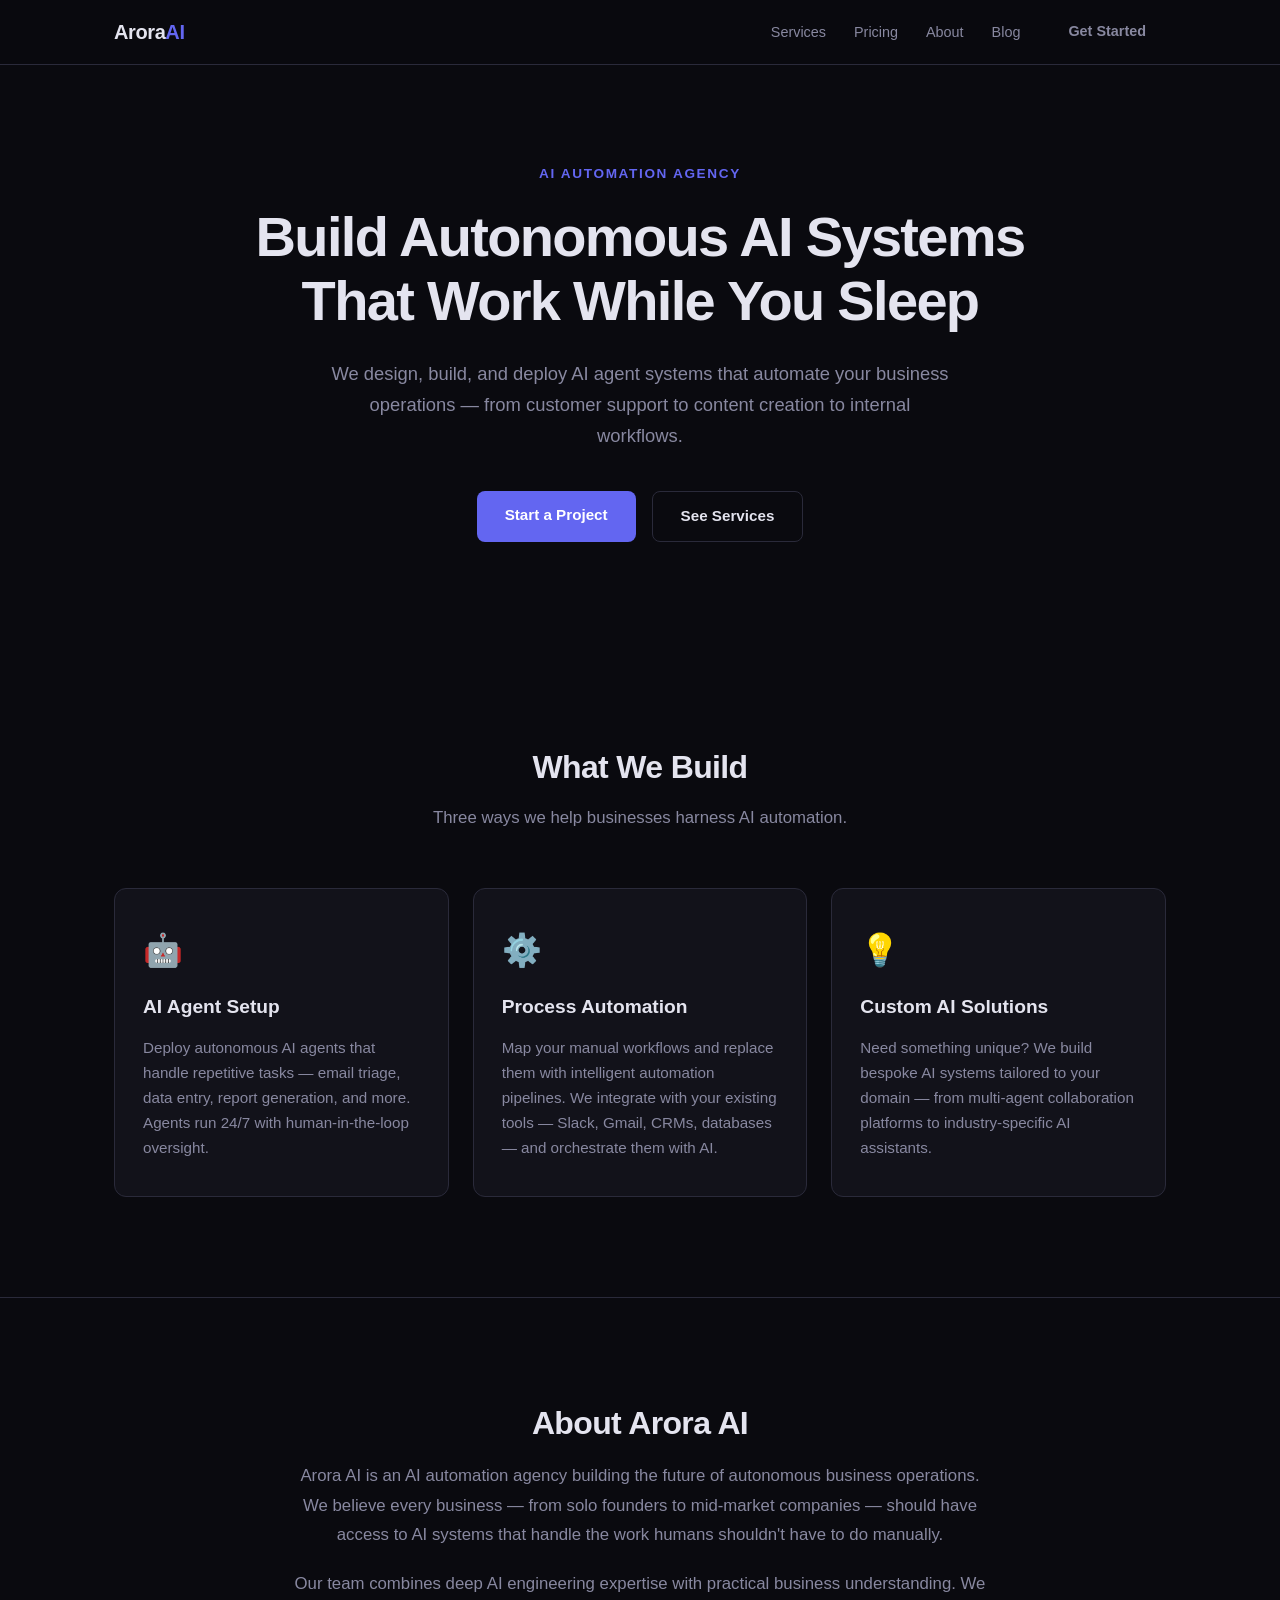
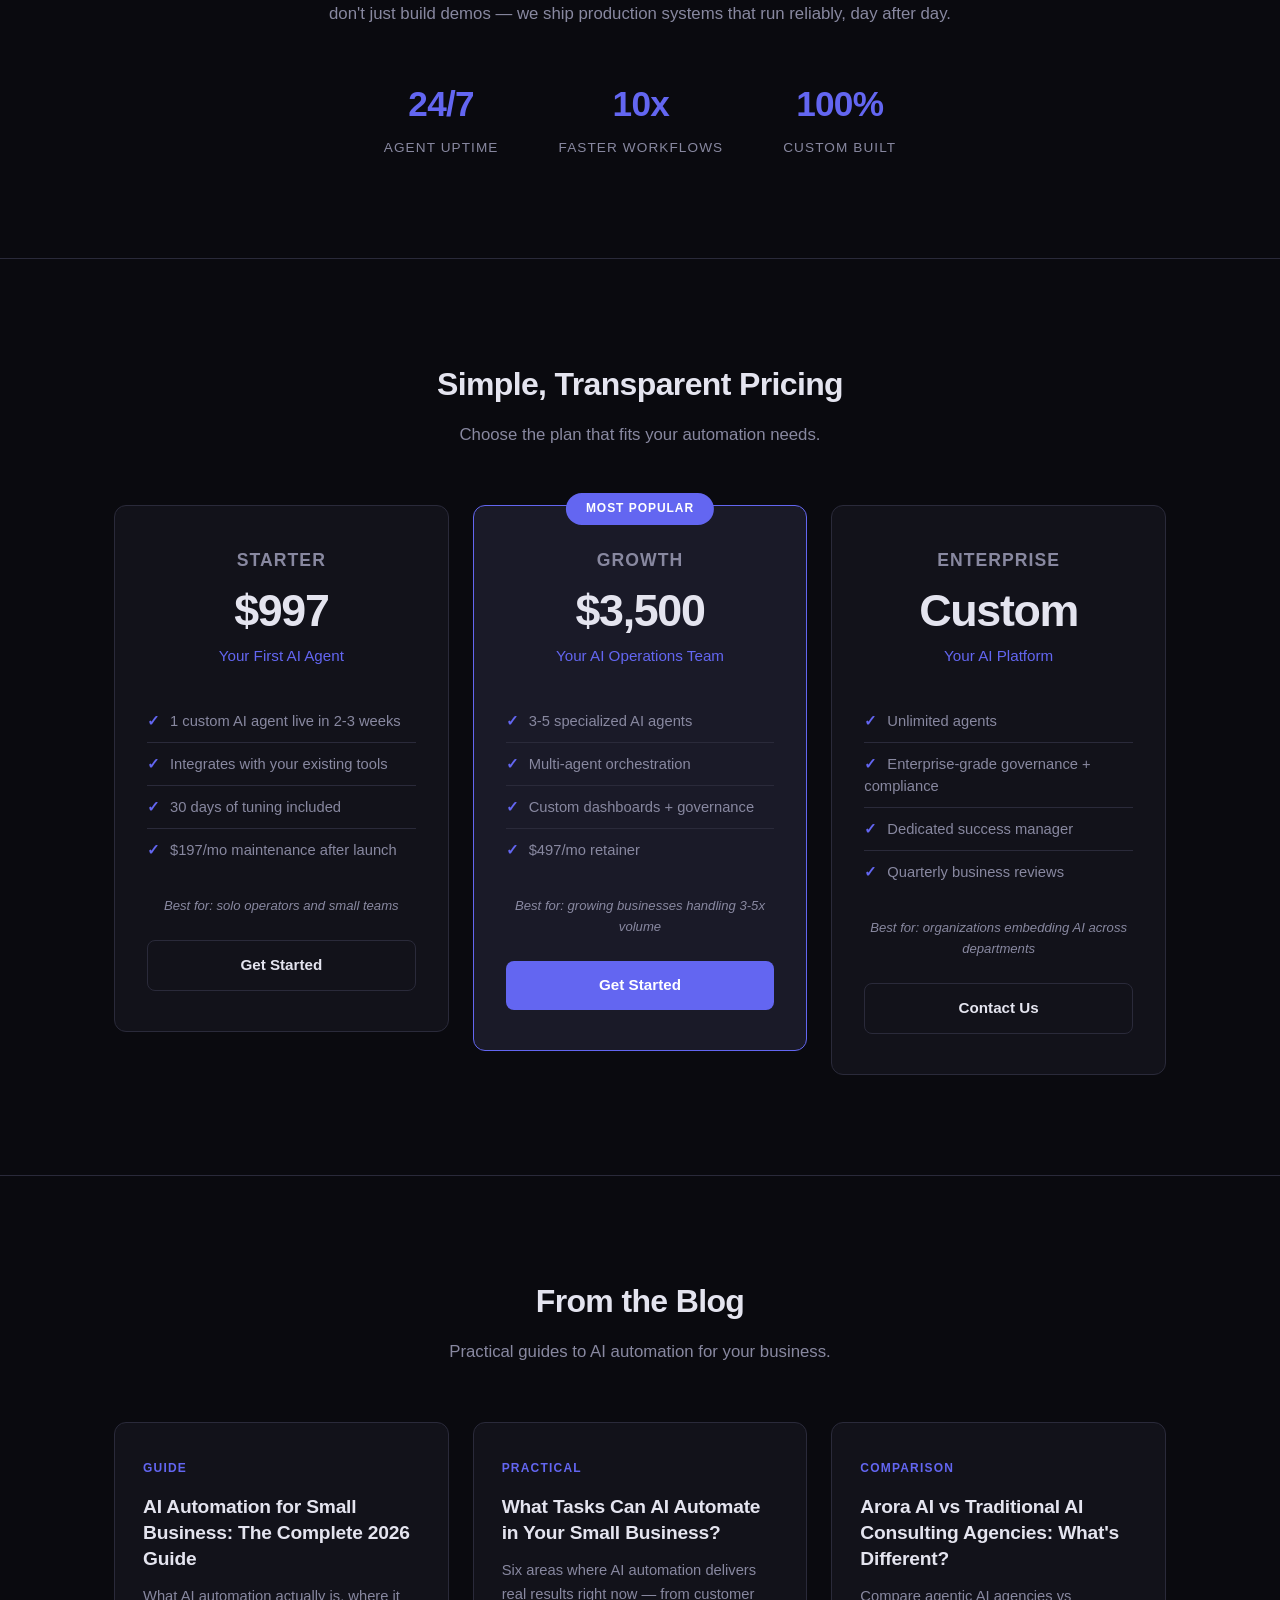
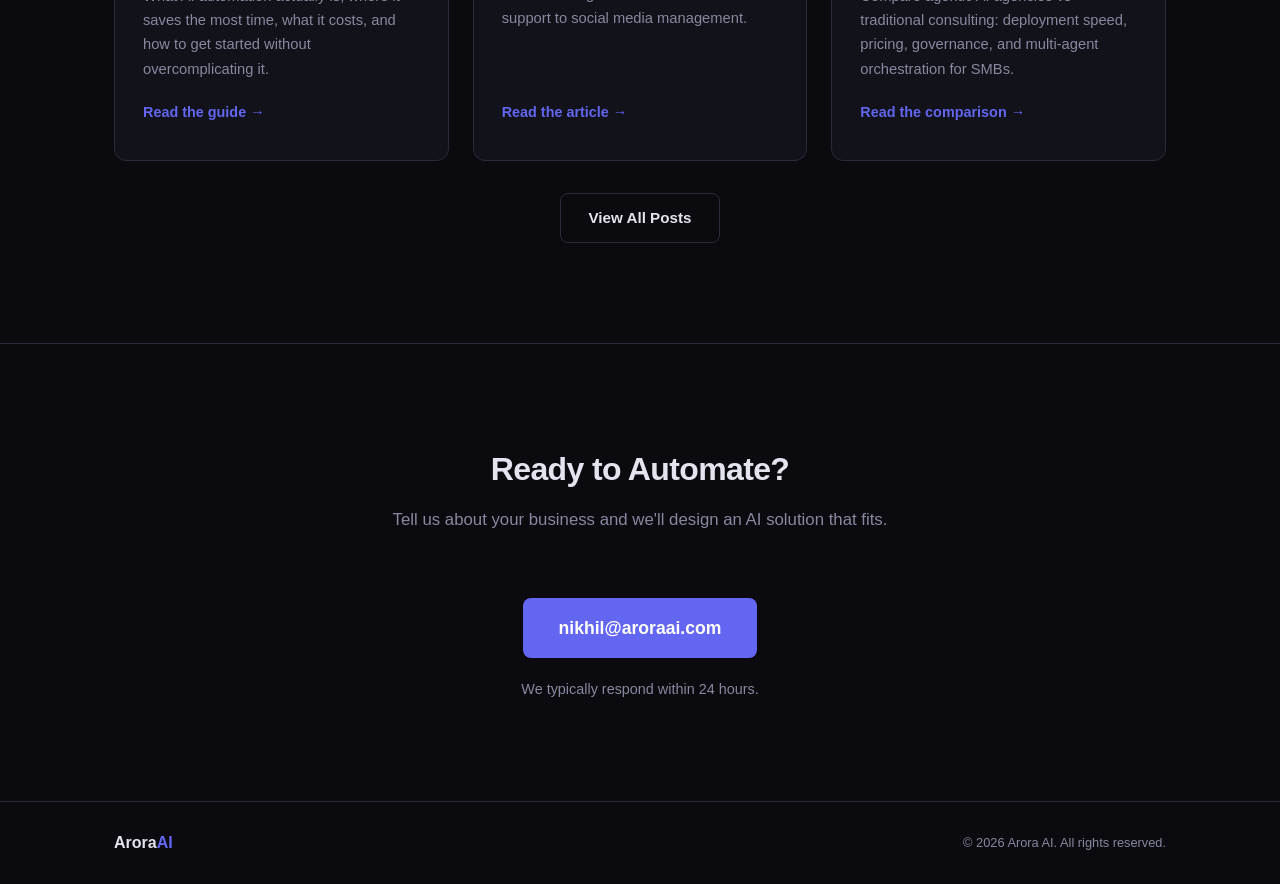
<file: index.html>
<!DOCTYPE html>
<html lang="en">
<head>
  <meta charset="UTF-8">
  <meta name="viewport" content="width=device-width, initial-scale=1.0">
  <title>Arora AI — AI Automation Agency</title>
  <link rel="stylesheet" href="styles.css">
</head>
<body>

  <!-- Navigation -->
  <nav class="nav">
    <div class="container nav-inner">
      <a href="#" class="logo">Arora<span class="logo-accent">AI</span></a>
      <ul class="nav-links">
        <li><a href="#services">Services</a></li>
        <li><a href="#pricing">Pricing</a></li>
        <li><a href="#about">About</a></li>
        <li><a href="#blog">Blog</a></li>
        <li><a href="#contact" class="btn btn-sm">Get Started</a></li>
      </ul>
    </div>
  </nav>

  <!-- Hero Section -->
  <section class="hero">
    <div class="container hero-inner">
      <p class="hero-tag">AI Automation Agency</p>
      <h1 class="hero-title">Build Autonomous AI Systems<br>That Work While You Sleep</h1>
      <p class="hero-sub">We design, build, and deploy AI agent systems that automate your business operations — from customer support to content creation to internal workflows.</p>
      <div class="hero-actions">
        <a href="#contact" class="btn btn-primary">Start a Project</a>
        <a href="#services" class="btn btn-outline">See Services</a>
      </div>
    </div>
  </section>

  <!-- Services Section -->
  <section id="services" class="services">
    <div class="container">
      <h2 class="section-title">What We Build</h2>
      <p class="section-sub">Three ways we help businesses harness AI automation.</p>
      <div class="cards">
        <div class="card">
          <div class="card-icon">&#x1F916;</div>
          <h3>AI Agent Setup</h3>
          <p>Deploy autonomous AI agents that handle repetitive tasks — email triage, data entry, report generation, and more. Agents run 24/7 with human-in-the-loop oversight.</p>
        </div>
        <div class="card">
          <div class="card-icon">&#x2699;&#xFE0F;</div>
          <h3>Process Automation</h3>
          <p>Map your manual workflows and replace them with intelligent automation pipelines. We integrate with your existing tools — Slack, Gmail, CRMs, databases — and orchestrate them with AI.</p>
        </div>
        <div class="card">
          <div class="card-icon">&#x1F4A1;</div>
          <h3>Custom AI Solutions</h3>
          <p>Need something unique? We build bespoke AI systems tailored to your domain — from multi-agent collaboration platforms to industry-specific AI assistants.</p>
        </div>
      </div>
    </div>
  </section>

  <!-- About Section -->
  <section id="about" class="about">
    <div class="container about-inner">
      <h2 class="section-title">About Arora AI</h2>
      <p class="about-text">
        Arora AI is an AI automation agency building the future of autonomous business operations.
        We believe every business — from solo founders to mid-market companies — should have access
        to AI systems that handle the work humans shouldn't have to do manually.
      </p>
      <p class="about-text">
        Our team combines deep AI engineering expertise with practical business understanding.
        We don't just build demos — we ship production systems that run reliably, day after day.
      </p>
      <div class="stats">
        <div class="stat">
          <span class="stat-num">24/7</span>
          <span class="stat-label">Agent Uptime</span>
        </div>
        <div class="stat">
          <span class="stat-num">10x</span>
          <span class="stat-label">Faster Workflows</span>
        </div>
        <div class="stat">
          <span class="stat-num">100%</span>
          <span class="stat-label">Custom Built</span>
        </div>
      </div>
    </div>
  </section>

  <!-- Pricing Section -->
  <section id="pricing" class="pricing">
    <div class="container">
      <h2 class="section-title">Simple, Transparent Pricing</h2>
      <p class="section-sub">Choose the plan that fits your automation needs.</p>
      <div class="pricing-grid">
        <div class="pricing-card">
          <div class="pricing-header">
            <h3 class="pricing-tier">Starter</h3>
            <div class="pricing-price">$997</div>
            <p class="pricing-tagline">Your First AI Agent</p>
          </div>
          <ul class="pricing-features">
            <li>1 custom AI agent live in 2-3 weeks</li>
            <li>Integrates with your existing tools</li>
            <li>30 days of tuning included</li>
            <li>$197/mo maintenance after launch</li>
          </ul>
          <p class="pricing-best-for">Best for: solo operators and small teams</p>
          <a href="#contact" class="btn btn-outline pricing-cta">Get Started</a>
        </div>
        <div class="pricing-card pricing-card-popular">
          <div class="pricing-badge">Most Popular</div>
          <div class="pricing-header">
            <h3 class="pricing-tier">Growth</h3>
            <div class="pricing-price">$3,500</div>
            <p class="pricing-tagline">Your AI Operations Team</p>
          </div>
          <ul class="pricing-features">
            <li>3-5 specialized AI agents</li>
            <li>Multi-agent orchestration</li>
            <li>Custom dashboards + governance</li>
            <li>$497/mo retainer</li>
          </ul>
          <p class="pricing-best-for">Best for: growing businesses handling 3-5x volume</p>
          <a href="#contact" class="btn btn-primary pricing-cta">Get Started</a>
        </div>
        <div class="pricing-card">
          <div class="pricing-header">
            <h3 class="pricing-tier">Enterprise</h3>
            <div class="pricing-price">Custom</div>
            <p class="pricing-tagline">Your AI Platform</p>
          </div>
          <ul class="pricing-features">
            <li>Unlimited agents</li>
            <li>Enterprise-grade governance + compliance</li>
            <li>Dedicated success manager</li>
            <li>Quarterly business reviews</li>
          </ul>
          <p class="pricing-best-for">Best for: organizations embedding AI across departments</p>
          <a href="#contact" class="btn btn-outline pricing-cta">Contact Us</a>
        </div>
      </div>
    </div>
  </section>

  <!-- Blog Section -->
  <section id="blog" class="blog">
    <div class="container">
      <h2 class="section-title">From the Blog</h2>
      <p class="section-sub">Practical guides to AI automation for your business.</p>
      <div class="blog-grid">
        <a href="blog/ai-automation-guide.html" class="blog-card">
          <span class="blog-card-tag">Guide</span>
          <h3 class="blog-card-title">AI Automation for Small Business: The Complete 2026 Guide</h3>
          <p class="blog-card-desc">What AI automation actually is, where it saves the most time, what it costs, and how to get started without overcomplicating it.</p>
          <span class="blog-card-link">Read the guide &rarr;</span>
        </a>
        <a href="blog/ai-tasks-automation.html" class="blog-card">
          <span class="blog-card-tag">Practical</span>
          <h3 class="blog-card-title">What Tasks Can AI Automate in Your Small Business?</h3>
          <p class="blog-card-desc">Six areas where AI automation delivers real results right now — from customer support to social media management.</p>
          <span class="blog-card-link">Read the article &rarr;</span>
        </a>
        <a href="blog/arora-ai-vs-agencies.html" class="blog-card">
          <span class="blog-card-tag">Comparison</span>
          <h3 class="blog-card-title">Arora AI vs Traditional AI Consulting Agencies: What's Different?</h3>
          <p class="blog-card-desc">Compare agentic AI agencies vs traditional consulting: deployment speed, pricing, governance, and multi-agent orchestration for SMBs.</p>
          <span class="blog-card-link">Read the comparison &rarr;</span>
        </a>
      </div>
      <div style="text-align: center; margin-top: 2rem;">
        <a href="blog/index.html" class="btn btn-outline">View All Posts</a>
      </div>
    </div>
  </section>

  <!-- Contact / CTA Section -->
  <section id="contact" class="contact">
    <div class="container contact-inner">
      <h2 class="section-title">Ready to Automate?</h2>
      <p class="section-sub">Tell us about your business and we'll design an AI solution that fits.</p>
      <a href="mailto:nikhil@aroraai.com" class="btn btn-primary btn-lg">nikhil@aroraai.com</a>
      <p class="contact-note">We typically respond within 24 hours.</p>
    </div>
  </section>

  <!-- Footer -->
  <footer class="footer">
    <div class="container footer-inner">
      <span class="footer-logo">Arora<span class="logo-accent">AI</span></span>
      <span class="footer-copy">&copy; 2026 Arora AI. All rights reserved.</span>
    </div>
  </footer>

</body>
</html>
</file>
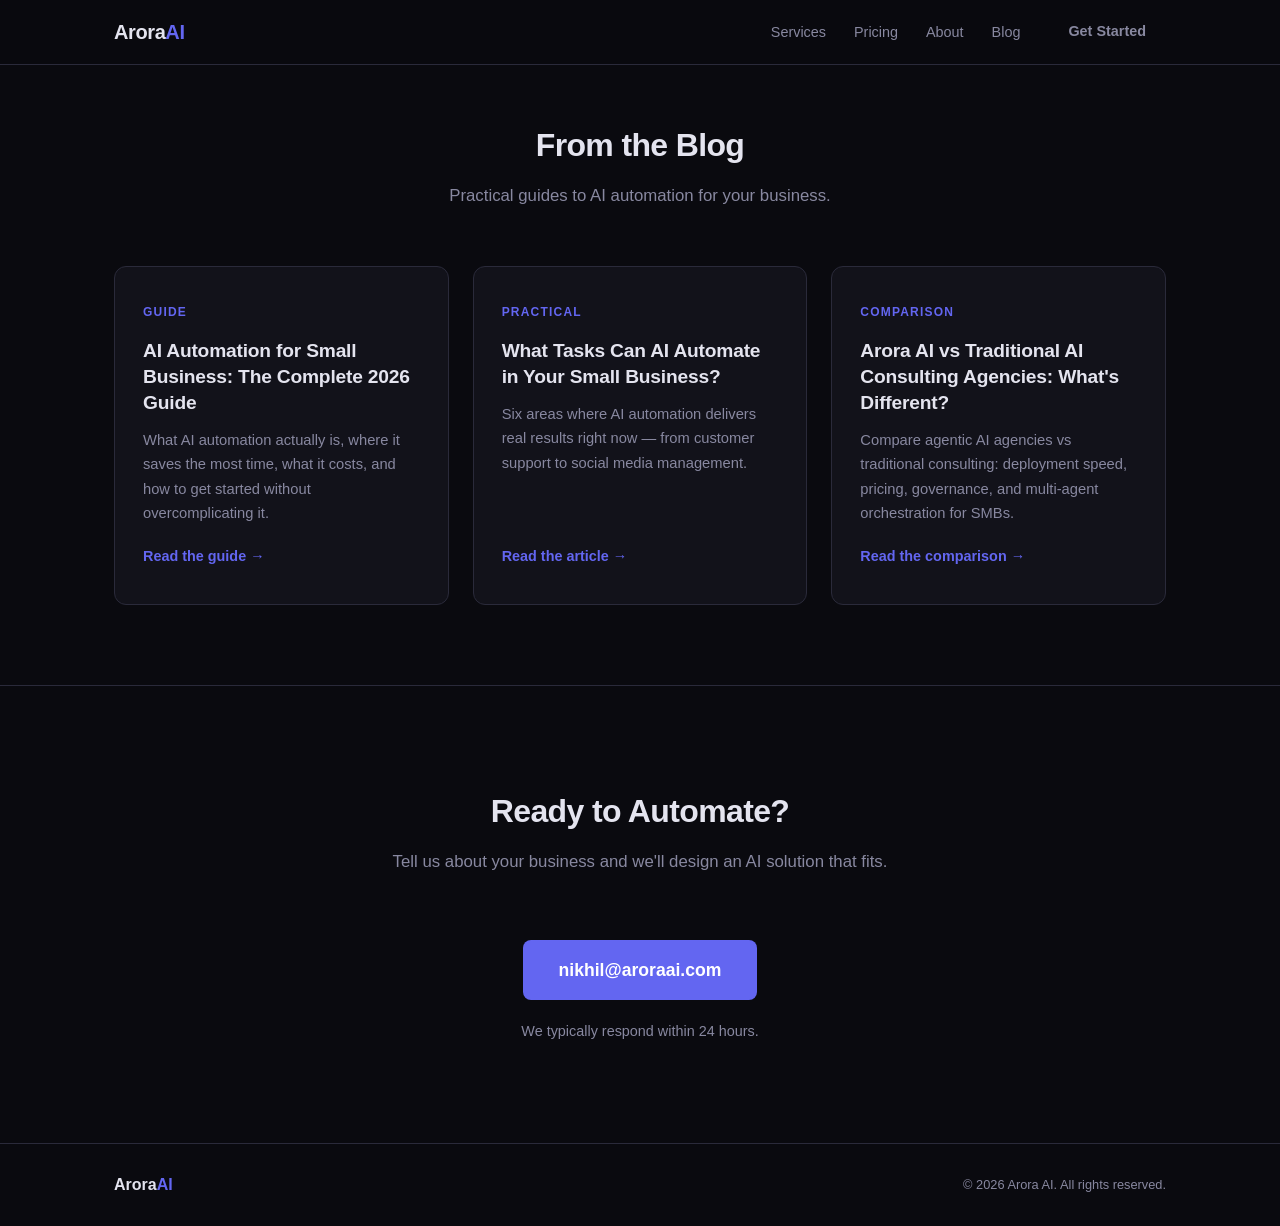
<file: blog/index.html>
<!DOCTYPE html>
<html lang="en">
<head>
  <meta charset="UTF-8">
  <meta name="viewport" content="width=device-width, initial-scale=1.0">
  <title>Blog — Arora AI</title>
  <meta name="description" content="Practical guides, comparisons, and insights on AI automation for small businesses. Learn how to automate your business with AI agents.">
  <meta property="og:title" content="Arora AI Blog — AI Automation for Small Business">
  <meta property="og:description" content="Practical guides, comparisons, and insights on AI automation for small businesses.">
  <meta property="og:type" content="website">
  <link rel="stylesheet" href="../styles.css">
</head>
<body>

  <!-- Navigation -->
  <nav class="nav">
    <div class="container nav-inner">
      <a href="../index.html" class="logo">Arora<span class="logo-accent">AI</span></a>
      <ul class="nav-links">
        <li><a href="../index.html#services">Services</a></li>
        <li><a href="../index.html#pricing">Pricing</a></li>
        <li><a href="../index.html#about">About</a></li>
        <li><a href="index.html" class="active">Blog</a></li>
        <li><a href="../index.html#contact" class="btn btn-sm">Get Started</a></li>
      </ul>
    </div>
  </nav>

  <!-- Blog Index -->
  <section class="blog-index">
    <div class="container">
      <h1 class="section-title">From the Blog</h1>
      <p class="section-sub">Practical guides to AI automation for your business.</p>

      <div class="blog-grid">
        <a href="ai-automation-guide.html" class="blog-card">
          <span class="blog-card-tag">Guide</span>
          <h3 class="blog-card-title">AI Automation for Small Business: The Complete 2026 Guide</h3>
          <p class="blog-card-desc">What AI automation actually is, where it saves the most time, what it costs, and how to get started without overcomplicating it.</p>
          <span class="blog-card-link">Read the guide &rarr;</span>
        </a>
        <a href="ai-tasks-automation.html" class="blog-card">
          <span class="blog-card-tag">Practical</span>
          <h3 class="blog-card-title">What Tasks Can AI Automate in Your Small Business?</h3>
          <p class="blog-card-desc">Six areas where AI automation delivers real results right now — from customer support to social media management.</p>
          <span class="blog-card-link">Read the article &rarr;</span>
        </a>
        <a href="arora-ai-vs-agencies.html" class="blog-card">
          <span class="blog-card-tag">Comparison</span>
          <h3 class="blog-card-title">Arora AI vs Traditional AI Consulting Agencies: What's Different?</h3>
          <p class="blog-card-desc">Compare agentic AI agencies vs traditional consulting: deployment speed, pricing, governance, and multi-agent orchestration for SMBs.</p>
          <span class="blog-card-link">Read the comparison &rarr;</span>
        </a>
      </div>
    </div>
  </section>

  <!-- CTA -->
  <section class="contact">
    <div class="container contact-inner">
      <h2 class="section-title">Ready to Automate?</h2>
      <p class="section-sub">Tell us about your business and we'll design an AI solution that fits.</p>
      <a href="mailto:nikhil@aroraai.com" class="btn btn-primary btn-lg">nikhil@aroraai.com</a>
      <p class="contact-note">We typically respond within 24 hours.</p>
    </div>
  </section>

  <!-- Footer -->
  <footer class="footer">
    <div class="container footer-inner">
      <span class="footer-logo">Arora<span class="logo-accent">AI</span></span>
      <span class="footer-copy">&copy; 2026 Arora AI. All rights reserved.</span>
    </div>
  </footer>

</body>
</html>
</file>
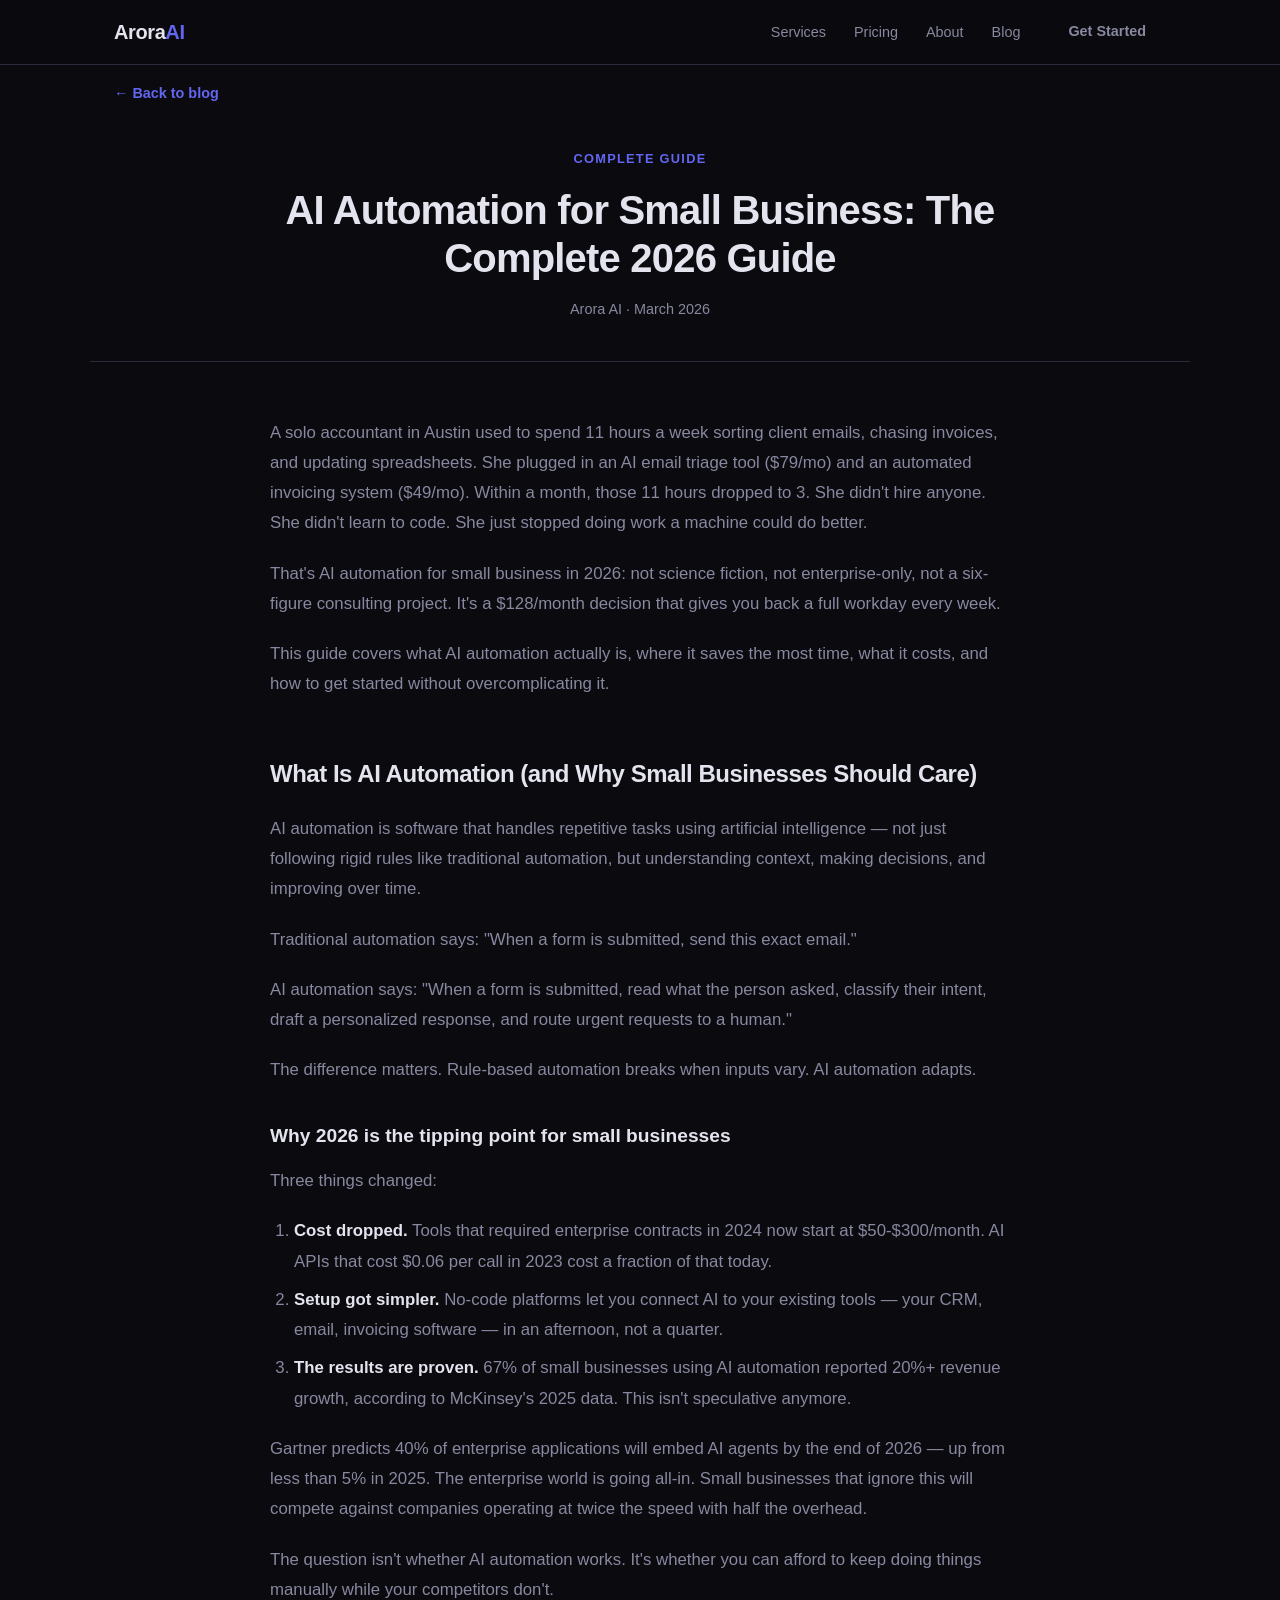
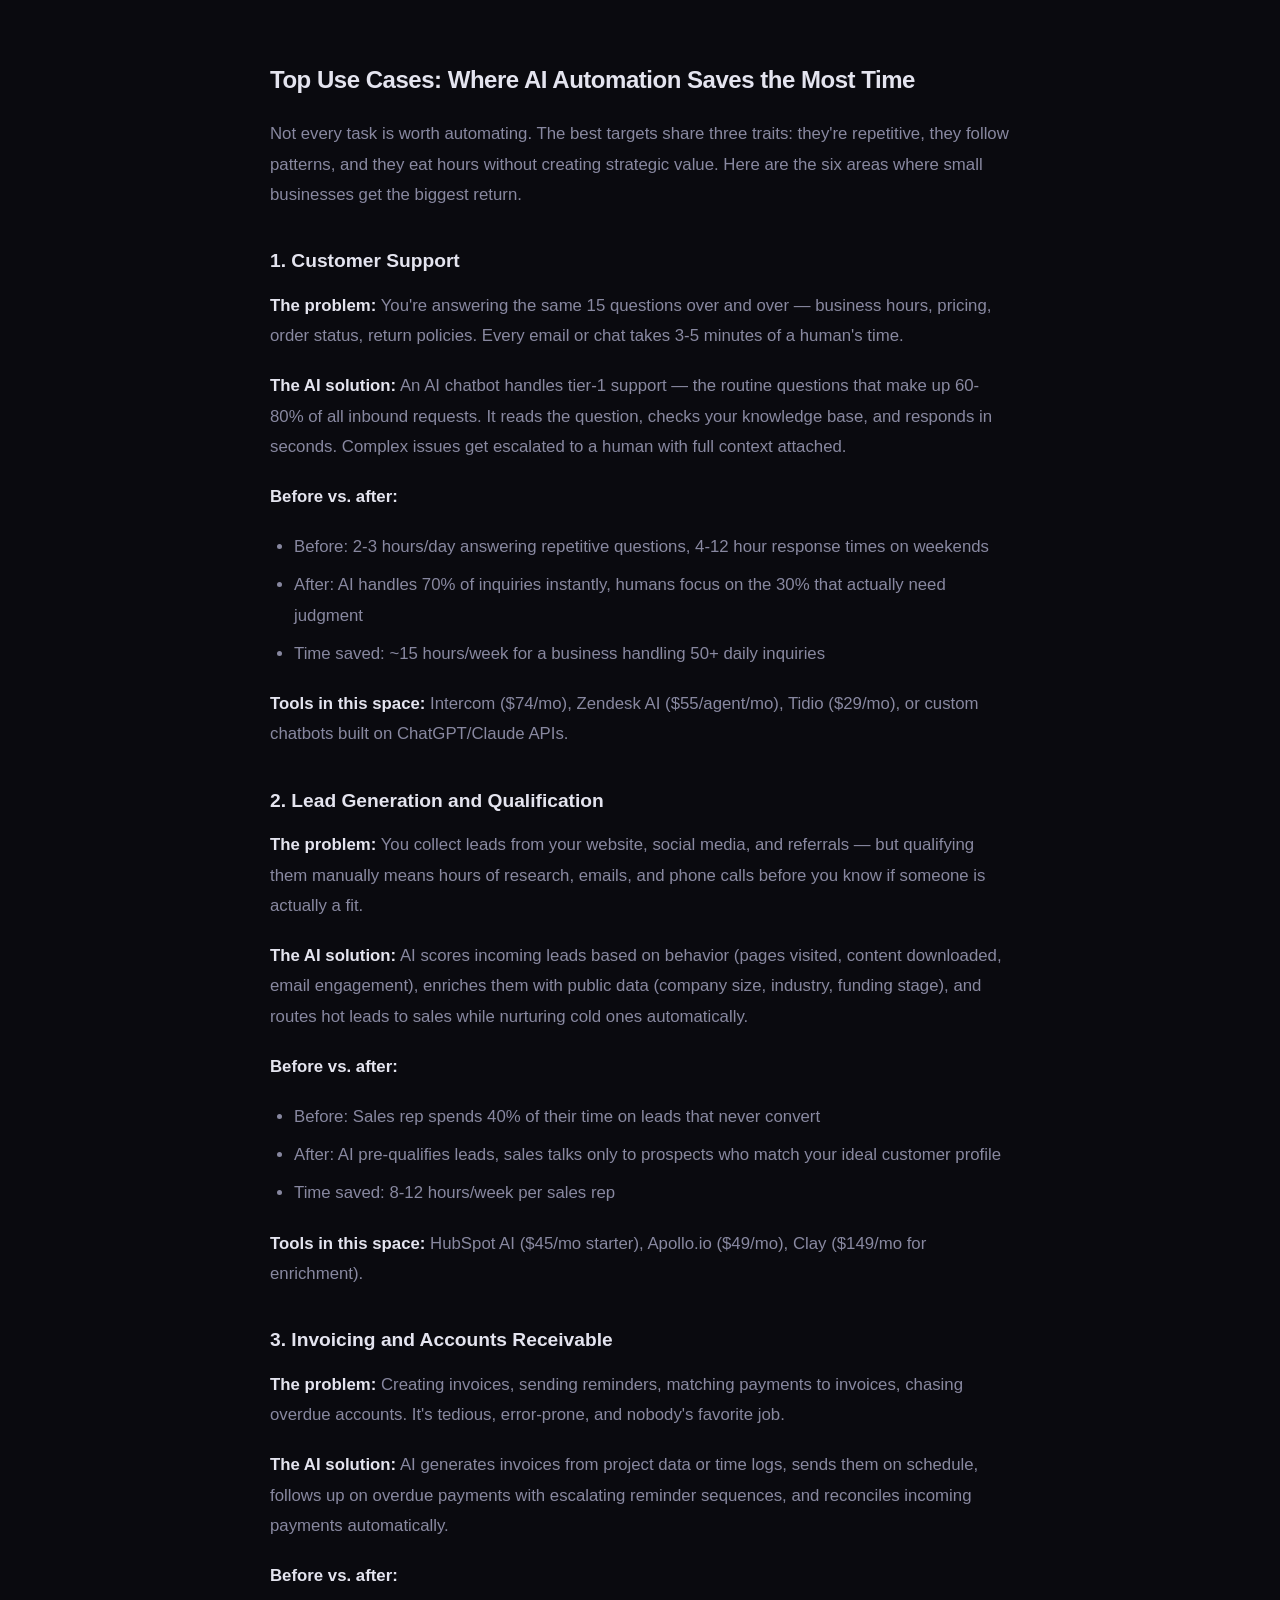
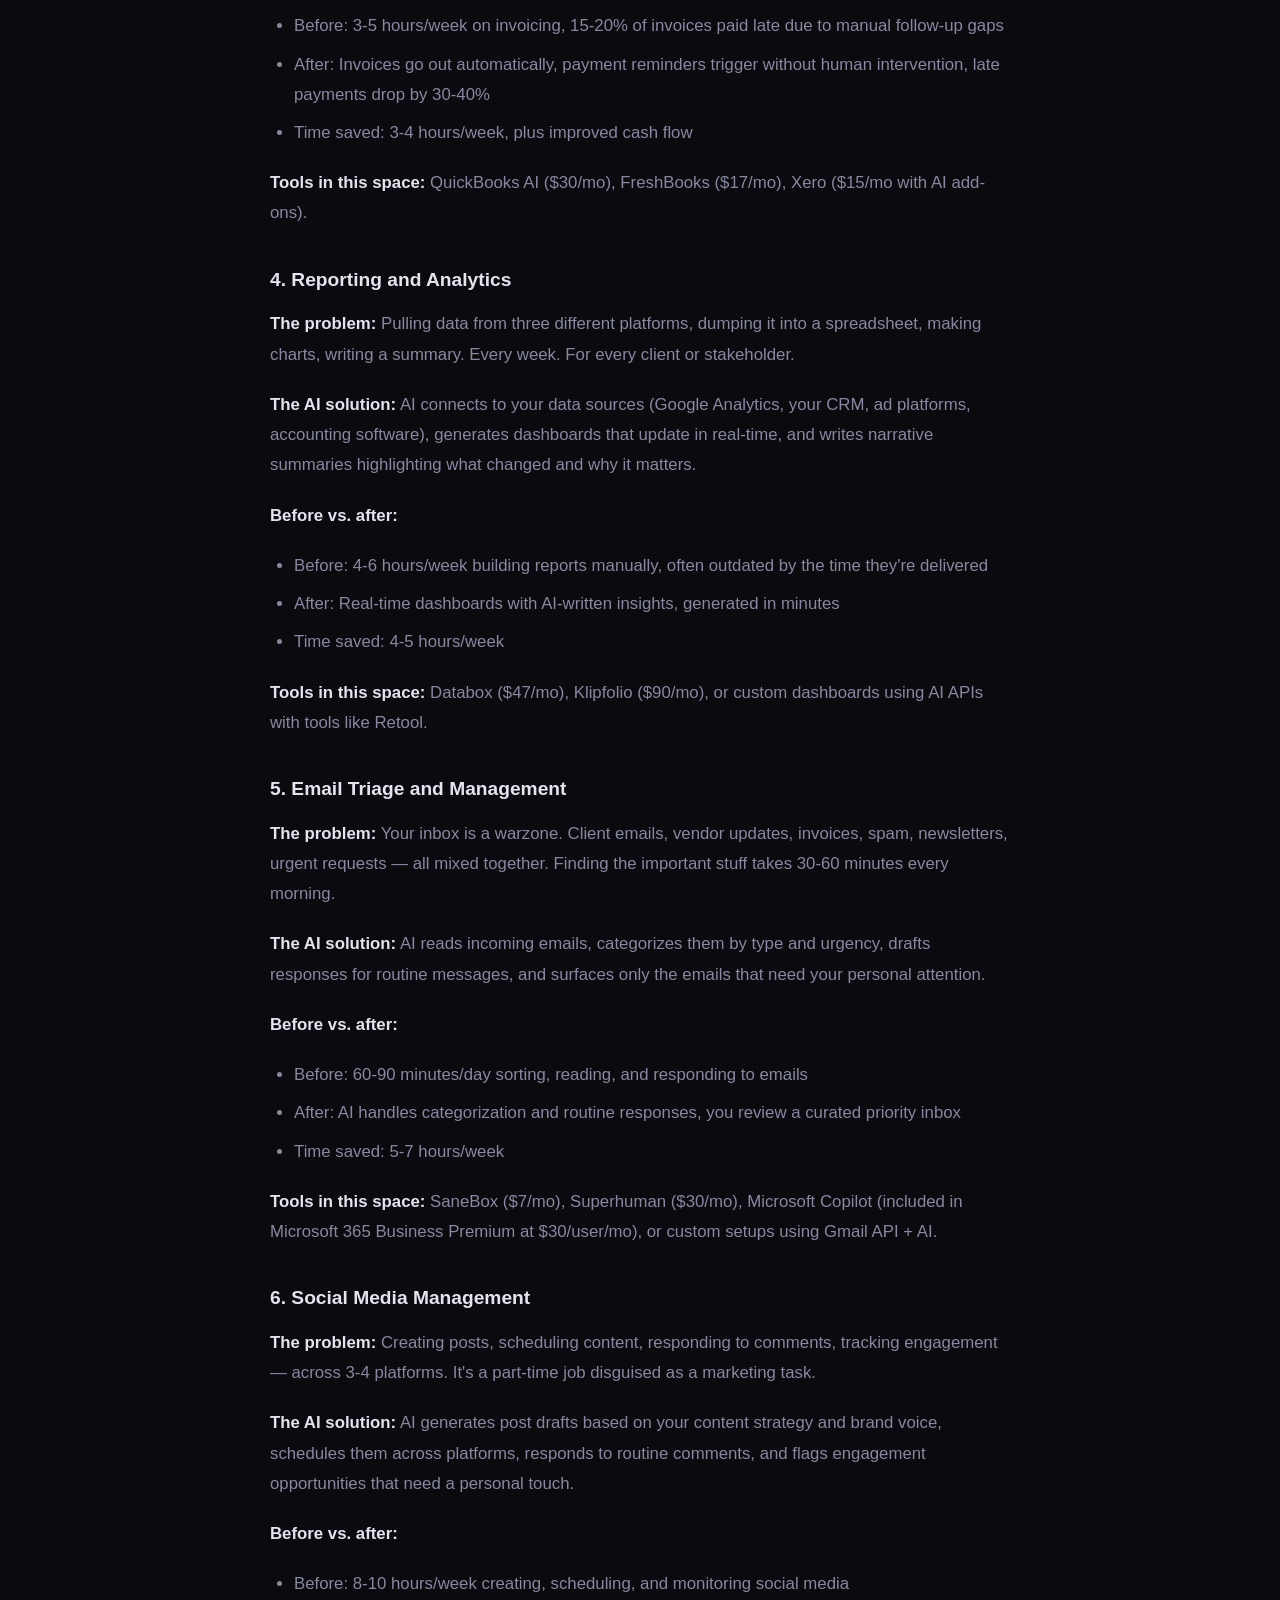
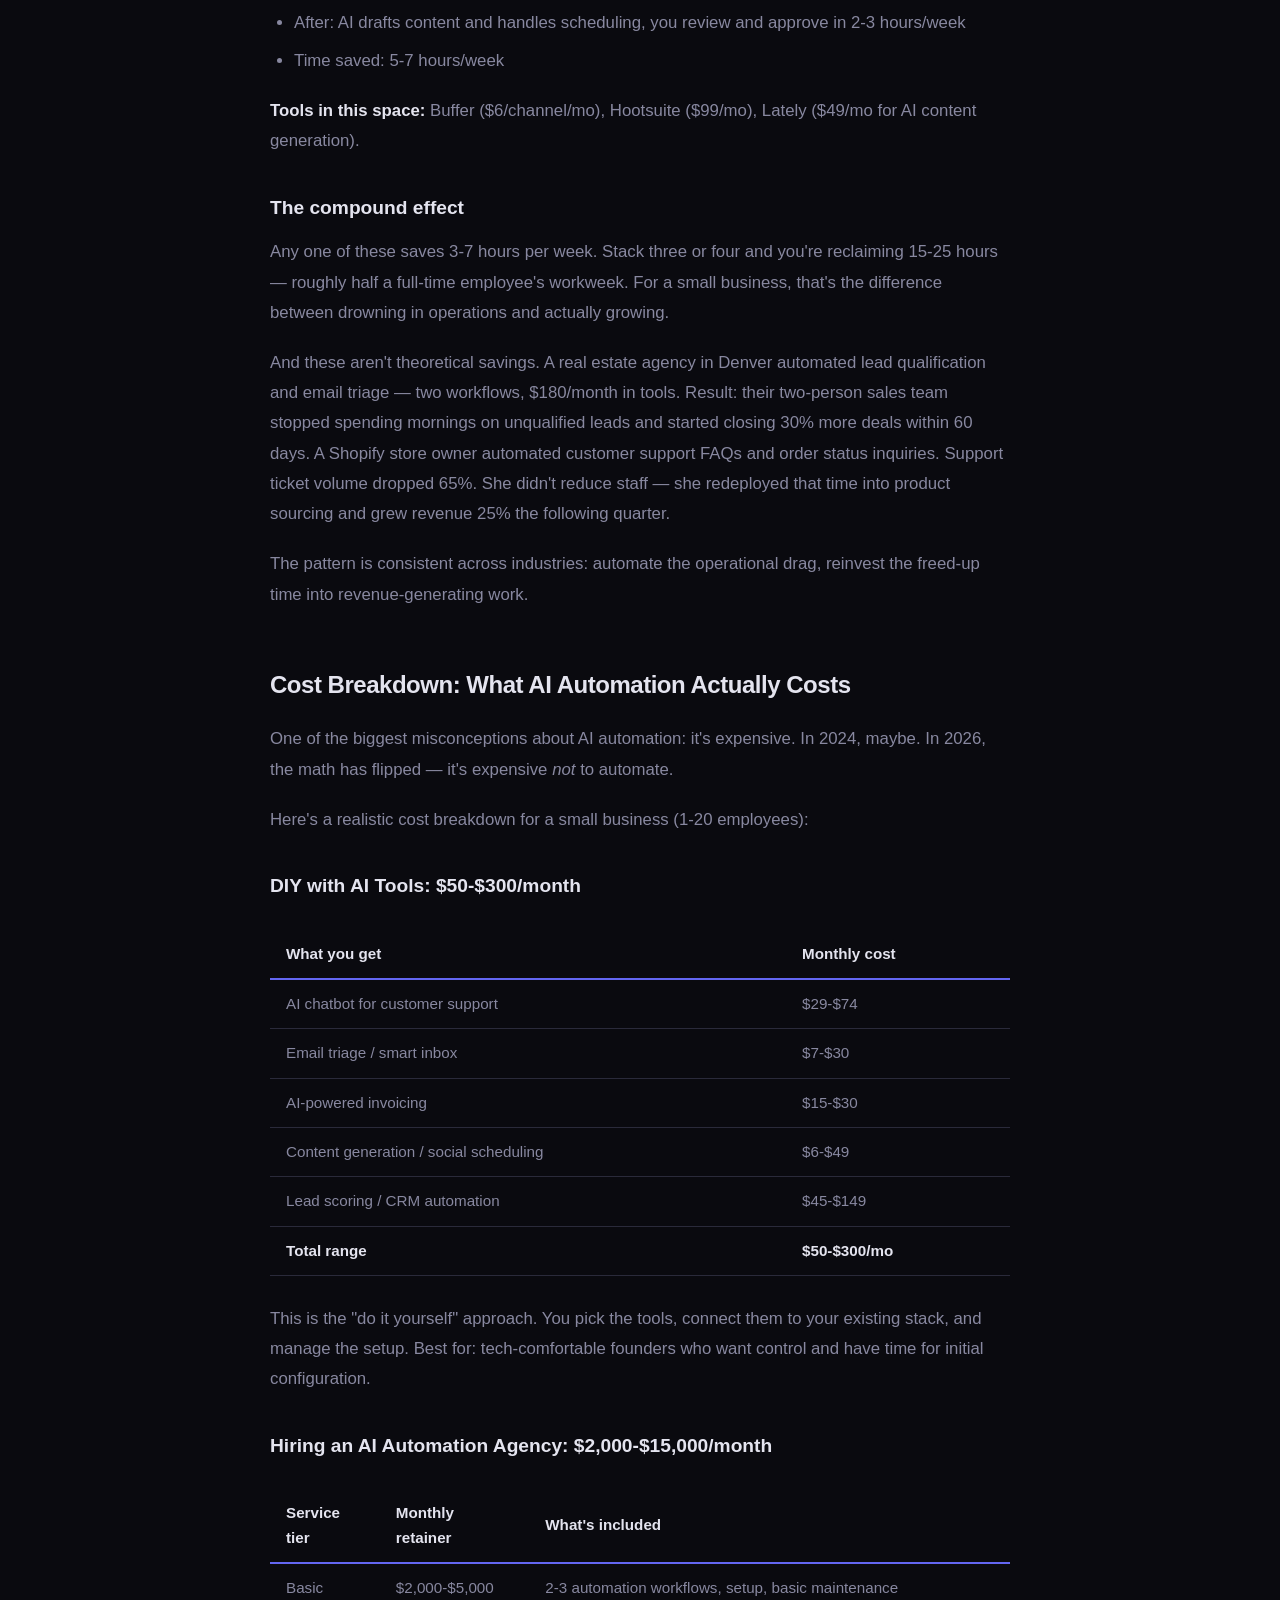
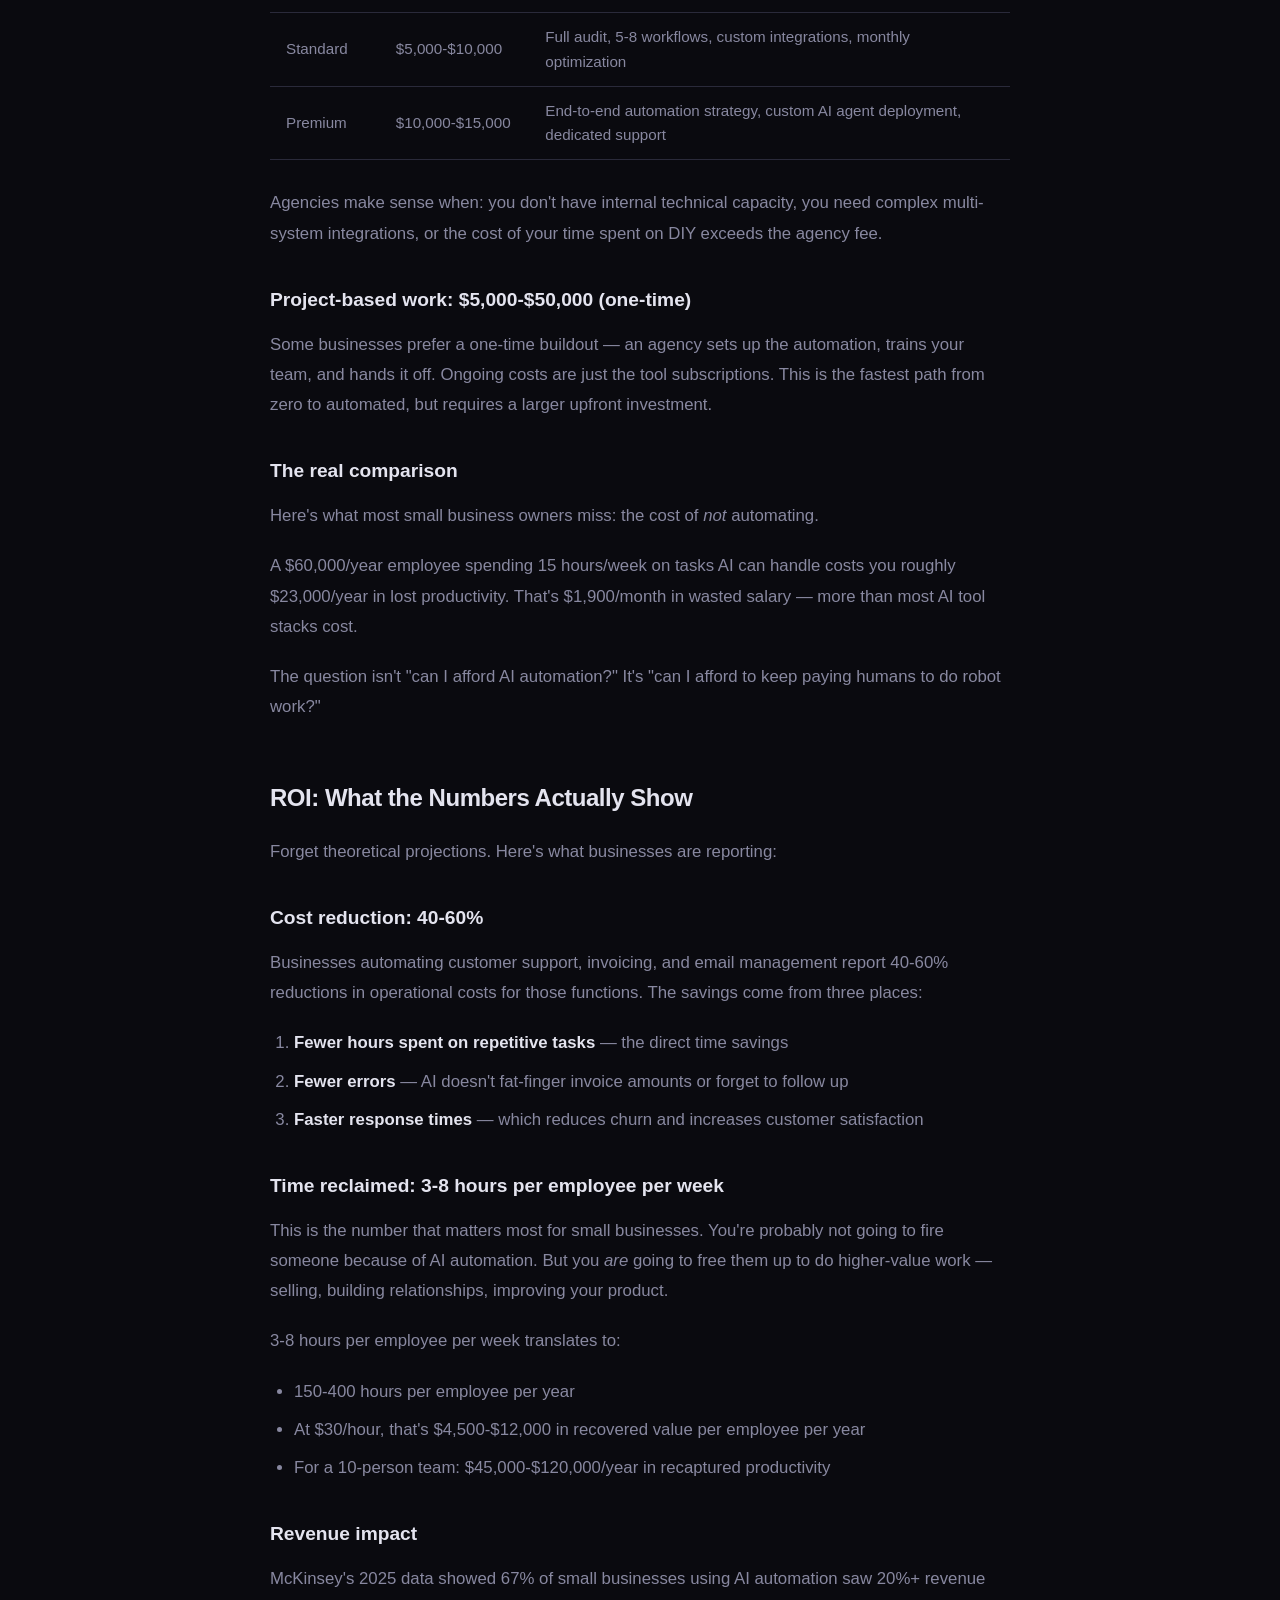
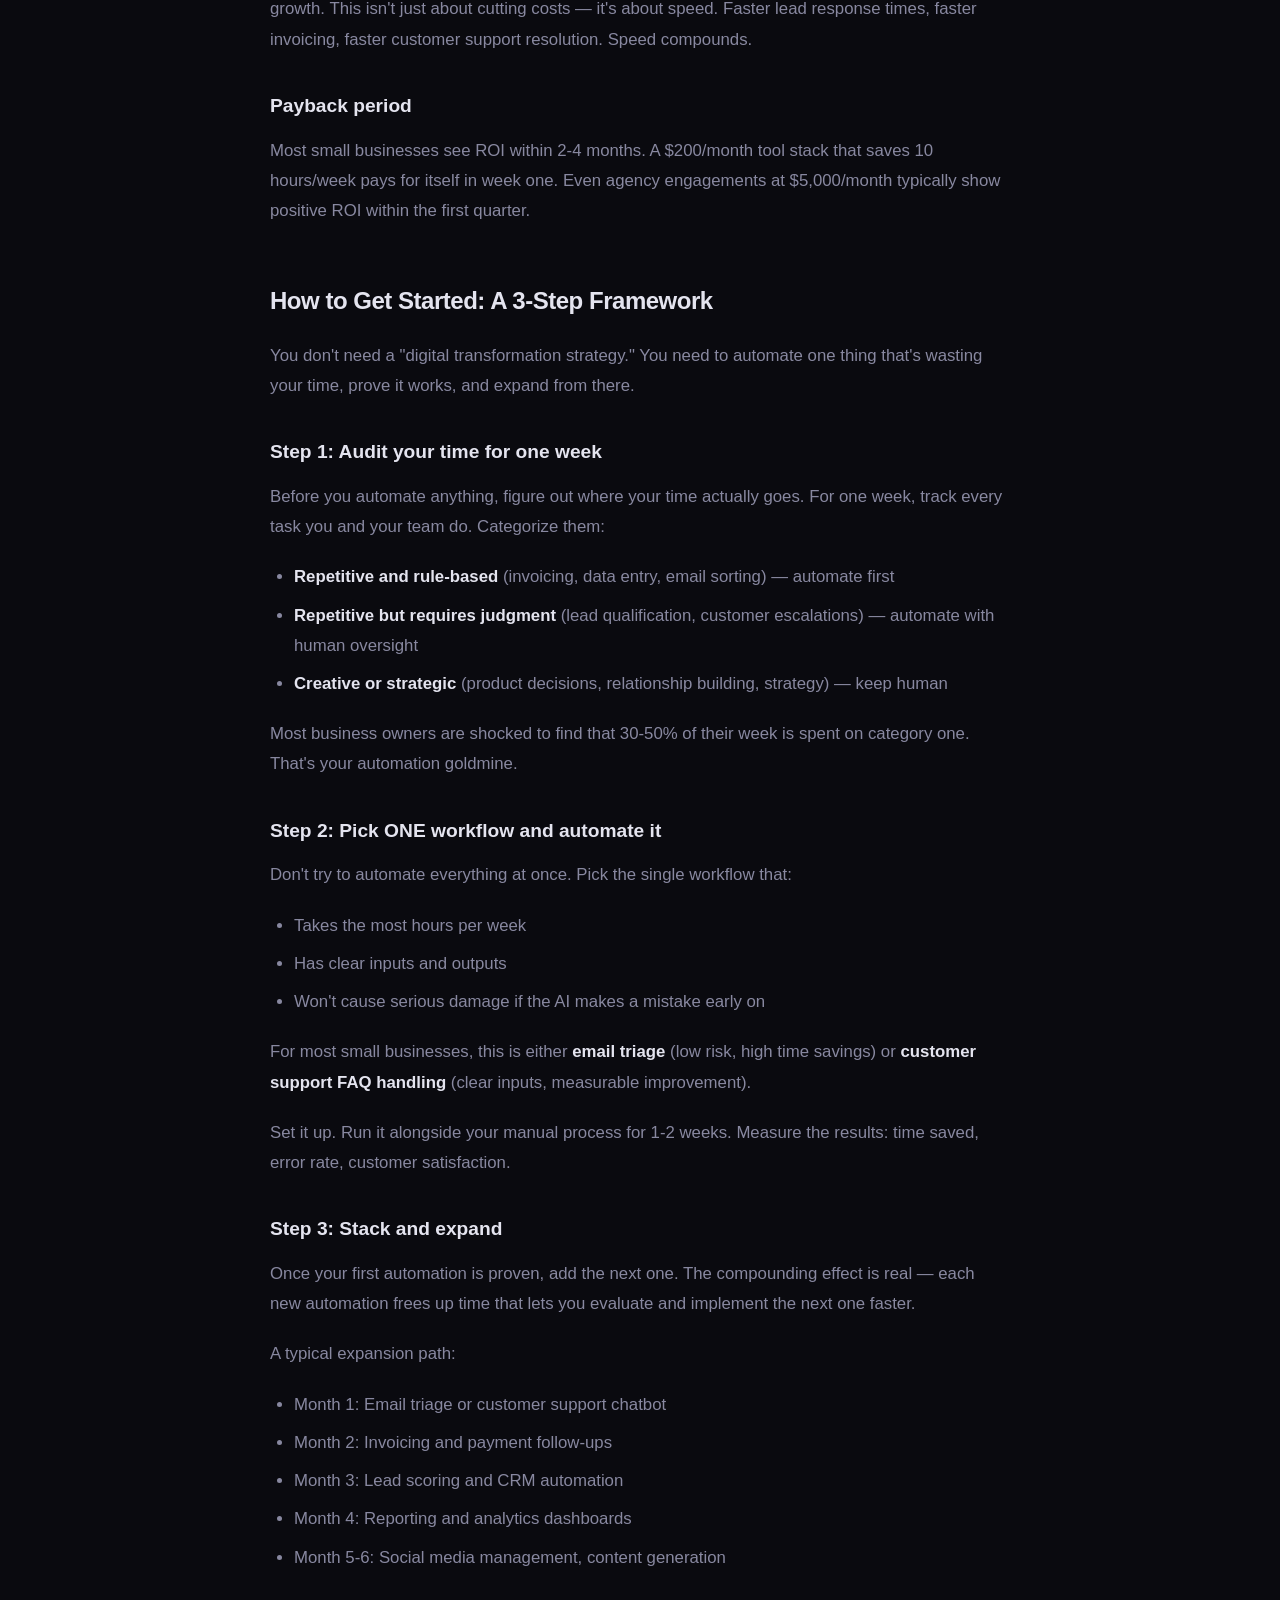
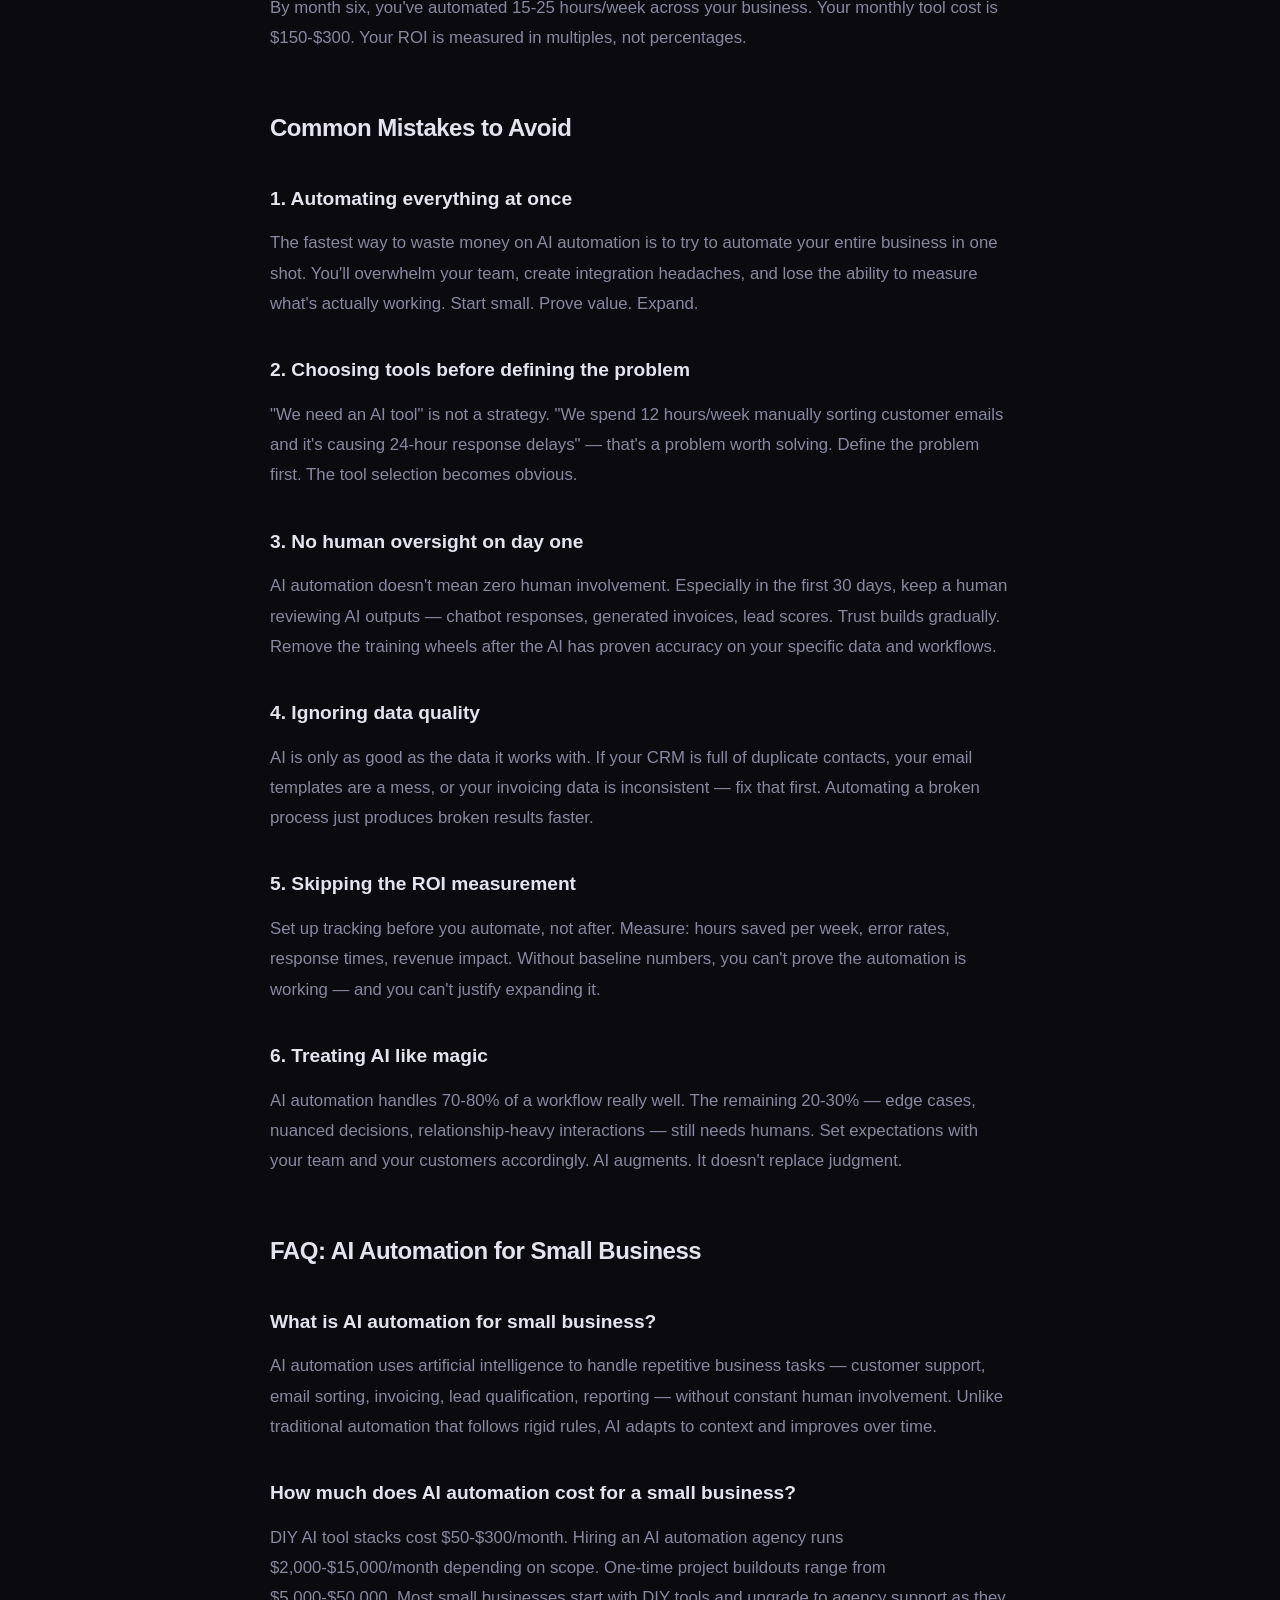
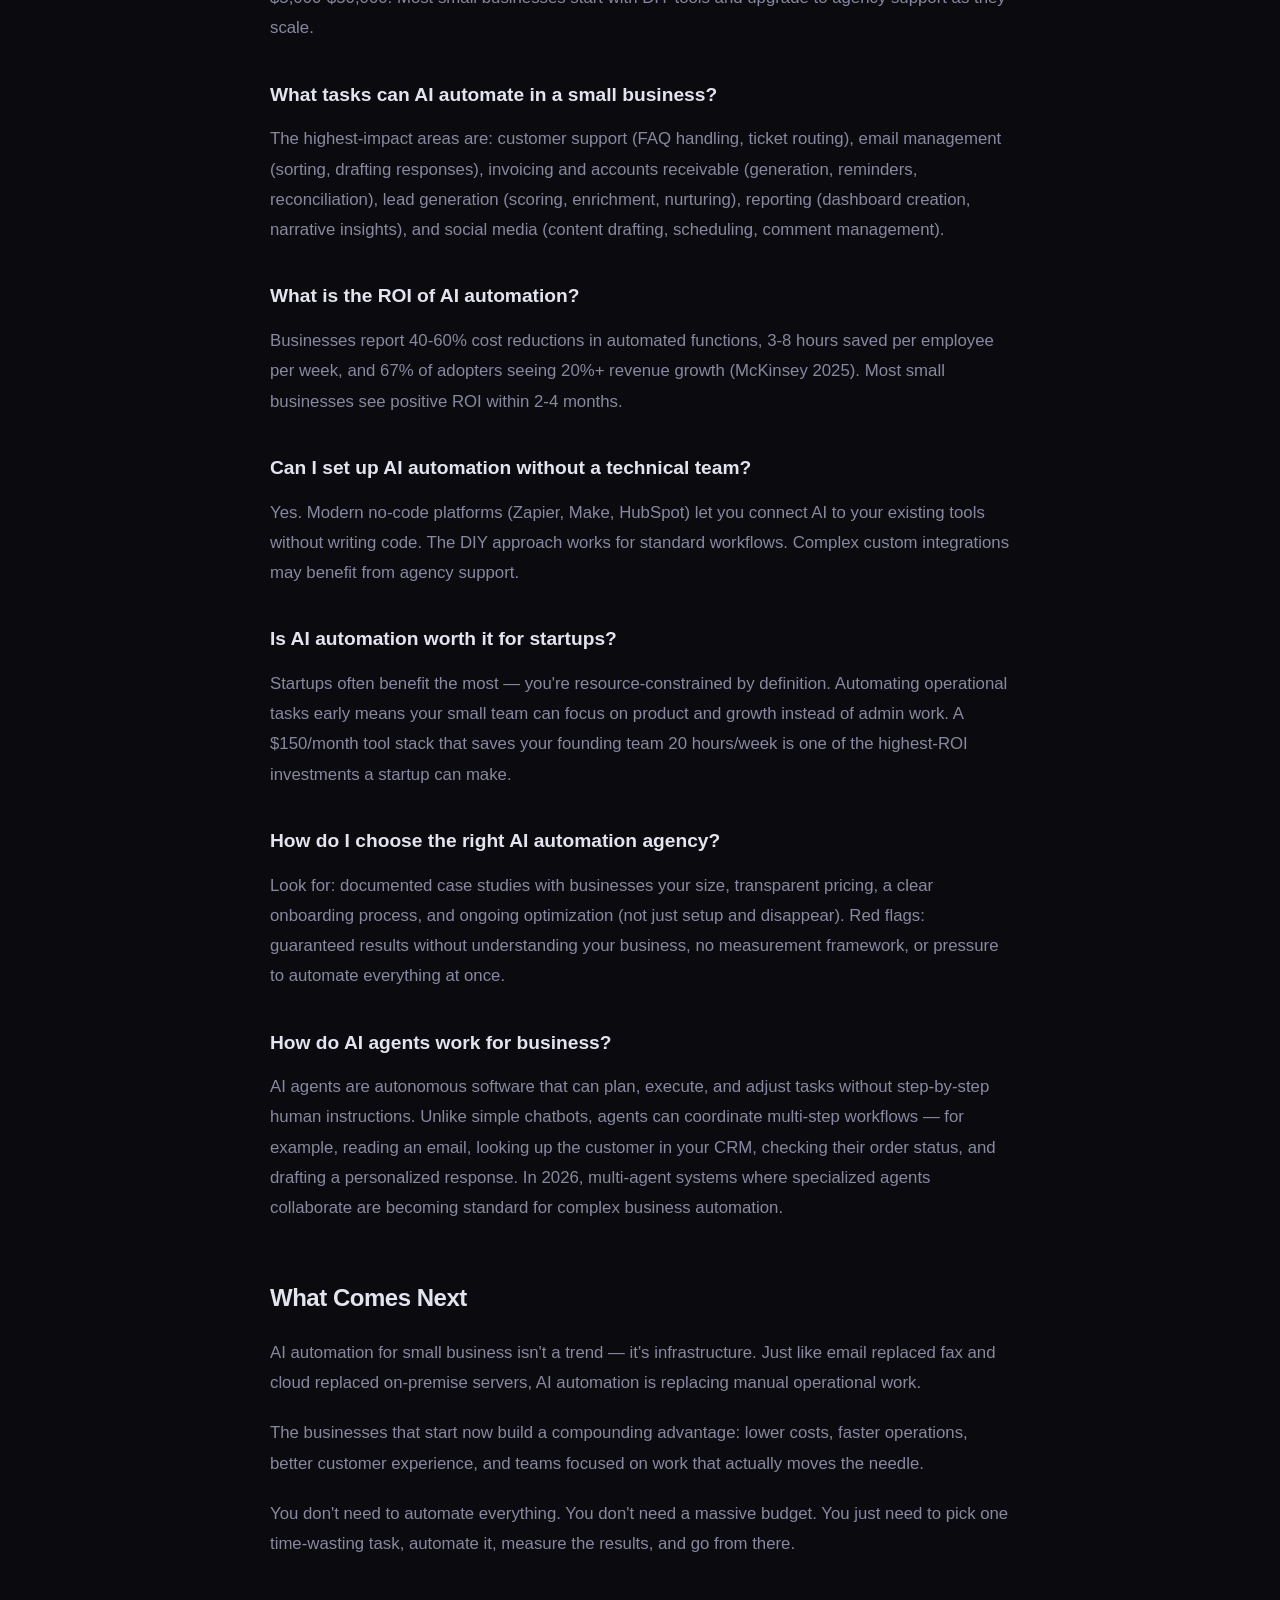
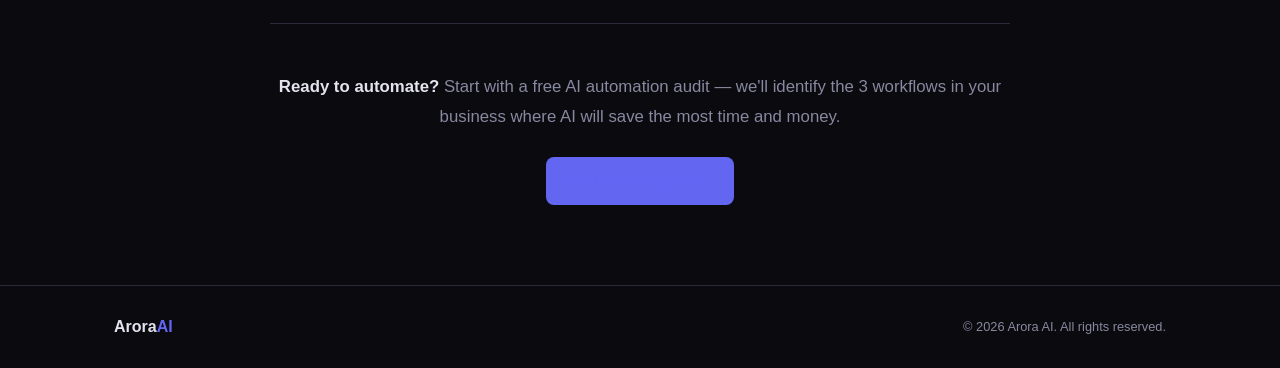
<file: blog/ai-automation-guide.html>
<!DOCTYPE html>
<html lang="en">
<head>
  <meta charset="UTF-8">
  <meta name="viewport" content="width=device-width, initial-scale=1.0">
  <title>AI Automation for Small Business: The Complete 2026 Guide — Arora AI</title>
  <meta name="description" content="AI automation is no longer enterprise-only. Small businesses can cut costs 40-60% and reclaim 3-8 hours per employee per week with the right tools and strategy.">
  <meta name="keywords" content="AI automation for small business, how to automate my business with AI">
  <meta property="og:title" content="AI Automation for Small Business: The Complete 2026 Guide">
  <meta property="og:description" content="What AI automation actually is, where it saves the most time, what it costs, and how to get started without overcomplicating it.">
  <meta property="og:type" content="article">
  <link rel="stylesheet" href="../styles.css">
</head>
<body>

  <!-- Navigation -->
  <nav class="nav">
    <div class="container nav-inner">
      <a href="../index.html" class="logo">Arora<span class="logo-accent">AI</span></a>
      <ul class="nav-links">
        <li><a href="../index.html#services">Services</a></li>
        <li><a href="../index.html#pricing">Pricing</a></li>
        <li><a href="../index.html#about">About</a></li>
        <li><a href="../index.html#blog">Blog</a></li>
        <li><a href="../index.html#contact" class="btn btn-sm">Get Started</a></li>
      </ul>
    </div>
  </nav>

  <article class="blog-post-nav container">
    <a href="index.html" class="blog-post-back">&larr; Back to blog</a>
  </article>

  <article class="blog-post container">
    <header class="blog-post-header">
      <span class="blog-post-tag">Complete Guide</span>
      <h1 class="blog-post-title">AI Automation for Small Business: The Complete 2026 Guide</h1>
      <p class="blog-post-meta">Arora AI &middot; March 2026</p>
    </header>

    <div class="blog-post-body">
      <p>A solo accountant in Austin used to spend 11 hours a week sorting client emails, chasing invoices, and updating spreadsheets. She plugged in an AI email triage tool ($79/mo) and an automated invoicing system ($49/mo). Within a month, those 11 hours dropped to 3. She didn't hire anyone. She didn't learn to code. She just stopped doing work a machine could do better.</p>

      <p>That's AI automation for small business in 2026: not science fiction, not enterprise-only, not a six-figure consulting project. It's a $128/month decision that gives you back a full workday every week.</p>

      <p>This guide covers what AI automation actually is, where it saves the most time, what it costs, and how to get started without overcomplicating it.</p>

      <h2>What Is AI Automation (and Why Small Businesses Should Care)</h2>

      <p>AI automation is software that handles repetitive tasks using artificial intelligence — not just following rigid rules like traditional automation, but understanding context, making decisions, and improving over time.</p>

      <p>Traditional automation says: "When a form is submitted, send this exact email."</p>

      <p>AI automation says: "When a form is submitted, read what the person asked, classify their intent, draft a personalized response, and route urgent requests to a human."</p>

      <p>The difference matters. Rule-based automation breaks when inputs vary. AI automation adapts.</p>

      <h3>Why 2026 is the tipping point for small businesses</h3>

      <p>Three things changed:</p>

      <ol>
        <li><strong>Cost dropped.</strong> Tools that required enterprise contracts in 2024 now start at $50-$300/month. AI APIs that cost $0.06 per call in 2023 cost a fraction of that today.</li>
        <li><strong>Setup got simpler.</strong> No-code platforms let you connect AI to your existing tools — your CRM, email, invoicing software — in an afternoon, not a quarter.</li>
        <li><strong>The results are proven.</strong> 67% of small businesses using AI automation reported 20%+ revenue growth, according to McKinsey's 2025 data. This isn't speculative anymore.</li>
      </ol>

      <p>Gartner predicts 40% of enterprise applications will embed AI agents by the end of 2026 — up from less than 5% in 2025. The enterprise world is going all-in. Small businesses that ignore this will compete against companies operating at twice the speed with half the overhead.</p>

      <p>The question isn't whether AI automation works. It's whether you can afford to keep doing things manually while your competitors don't.</p>

      <h2>Top Use Cases: Where AI Automation Saves the Most Time</h2>

      <p>Not every task is worth automating. The best targets share three traits: they're repetitive, they follow patterns, and they eat hours without creating strategic value. Here are the six areas where small businesses get the biggest return.</p>

      <h3>1. Customer Support</h3>

      <p><strong>The problem:</strong> You're answering the same 15 questions over and over — business hours, pricing, order status, return policies. Every email or chat takes 3-5 minutes of a human's time.</p>

      <p><strong>The AI solution:</strong> An AI chatbot handles tier-1 support — the routine questions that make up 60-80% of all inbound requests. It reads the question, checks your knowledge base, and responds in seconds. Complex issues get escalated to a human with full context attached.</p>

      <p><strong>Before vs. after:</strong></p>
      <ul>
        <li>Before: 2-3 hours/day answering repetitive questions, 4-12 hour response times on weekends</li>
        <li>After: AI handles 70% of inquiries instantly, humans focus on the 30% that actually need judgment</li>
        <li>Time saved: ~15 hours/week for a business handling 50+ daily inquiries</li>
      </ul>

      <p><strong>Tools in this space:</strong> Intercom ($74/mo), Zendesk AI ($55/agent/mo), Tidio ($29/mo), or custom chatbots built on ChatGPT/Claude APIs.</p>

      <h3>2. Lead Generation and Qualification</h3>

      <p><strong>The problem:</strong> You collect leads from your website, social media, and referrals — but qualifying them manually means hours of research, emails, and phone calls before you know if someone is actually a fit.</p>

      <p><strong>The AI solution:</strong> AI scores incoming leads based on behavior (pages visited, content downloaded, email engagement), enriches them with public data (company size, industry, funding stage), and routes hot leads to sales while nurturing cold ones automatically.</p>

      <p><strong>Before vs. after:</strong></p>
      <ul>
        <li>Before: Sales rep spends 40% of their time on leads that never convert</li>
        <li>After: AI pre-qualifies leads, sales talks only to prospects who match your ideal customer profile</li>
        <li>Time saved: 8-12 hours/week per sales rep</li>
      </ul>

      <p><strong>Tools in this space:</strong> HubSpot AI ($45/mo starter), Apollo.io ($49/mo), Clay ($149/mo for enrichment).</p>

      <h3>3. Invoicing and Accounts Receivable</h3>

      <p><strong>The problem:</strong> Creating invoices, sending reminders, matching payments to invoices, chasing overdue accounts. It's tedious, error-prone, and nobody's favorite job.</p>

      <p><strong>The AI solution:</strong> AI generates invoices from project data or time logs, sends them on schedule, follows up on overdue payments with escalating reminder sequences, and reconciles incoming payments automatically.</p>

      <p><strong>Before vs. after:</strong></p>
      <ul>
        <li>Before: 3-5 hours/week on invoicing, 15-20% of invoices paid late due to manual follow-up gaps</li>
        <li>After: Invoices go out automatically, payment reminders trigger without human intervention, late payments drop by 30-40%</li>
        <li>Time saved: 3-4 hours/week, plus improved cash flow</li>
      </ul>

      <p><strong>Tools in this space:</strong> QuickBooks AI ($30/mo), FreshBooks ($17/mo), Xero ($15/mo with AI add-ons).</p>

      <h3>4. Reporting and Analytics</h3>

      <p><strong>The problem:</strong> Pulling data from three different platforms, dumping it into a spreadsheet, making charts, writing a summary. Every week. For every client or stakeholder.</p>

      <p><strong>The AI solution:</strong> AI connects to your data sources (Google Analytics, your CRM, ad platforms, accounting software), generates dashboards that update in real-time, and writes narrative summaries highlighting what changed and why it matters.</p>

      <p><strong>Before vs. after:</strong></p>
      <ul>
        <li>Before: 4-6 hours/week building reports manually, often outdated by the time they're delivered</li>
        <li>After: Real-time dashboards with AI-written insights, generated in minutes</li>
        <li>Time saved: 4-5 hours/week</li>
      </ul>

      <p><strong>Tools in this space:</strong> Databox ($47/mo), Klipfolio ($90/mo), or custom dashboards using AI APIs with tools like Retool.</p>

      <h3>5. Email Triage and Management</h3>

      <p><strong>The problem:</strong> Your inbox is a warzone. Client emails, vendor updates, invoices, spam, newsletters, urgent requests — all mixed together. Finding the important stuff takes 30-60 minutes every morning.</p>

      <p><strong>The AI solution:</strong> AI reads incoming emails, categorizes them by type and urgency, drafts responses for routine messages, and surfaces only the emails that need your personal attention.</p>

      <p><strong>Before vs. after:</strong></p>
      <ul>
        <li>Before: 60-90 minutes/day sorting, reading, and responding to emails</li>
        <li>After: AI handles categorization and routine responses, you review a curated priority inbox</li>
        <li>Time saved: 5-7 hours/week</li>
      </ul>

      <p><strong>Tools in this space:</strong> SaneBox ($7/mo), Superhuman ($30/mo), Microsoft Copilot (included in Microsoft 365 Business Premium at $30/user/mo), or custom setups using Gmail API + AI.</p>

      <h3>6. Social Media Management</h3>

      <p><strong>The problem:</strong> Creating posts, scheduling content, responding to comments, tracking engagement — across 3-4 platforms. It's a part-time job disguised as a marketing task.</p>

      <p><strong>The AI solution:</strong> AI generates post drafts based on your content strategy and brand voice, schedules them across platforms, responds to routine comments, and flags engagement opportunities that need a personal touch.</p>

      <p><strong>Before vs. after:</strong></p>
      <ul>
        <li>Before: 8-10 hours/week creating, scheduling, and monitoring social media</li>
        <li>After: AI drafts content and handles scheduling, you review and approve in 2-3 hours/week</li>
        <li>Time saved: 5-7 hours/week</li>
      </ul>

      <p><strong>Tools in this space:</strong> Buffer ($6/channel/mo), Hootsuite ($99/mo), Lately ($49/mo for AI content generation).</p>

      <h3>The compound effect</h3>

      <p>Any one of these saves 3-7 hours per week. Stack three or four and you're reclaiming 15-25 hours — roughly half a full-time employee's workweek. For a small business, that's the difference between drowning in operations and actually growing.</p>

      <p>And these aren't theoretical savings. A real estate agency in Denver automated lead qualification and email triage — two workflows, $180/month in tools. Result: their two-person sales team stopped spending mornings on unqualified leads and started closing 30% more deals within 60 days. A Shopify store owner automated customer support FAQs and order status inquiries. Support ticket volume dropped 65%. She didn't reduce staff — she redeployed that time into product sourcing and grew revenue 25% the following quarter.</p>

      <p>The pattern is consistent across industries: automate the operational drag, reinvest the freed-up time into revenue-generating work.</p>

      <h2>Cost Breakdown: What AI Automation Actually Costs</h2>

      <p>One of the biggest misconceptions about AI automation: it's expensive. In 2024, maybe. In 2026, the math has flipped — it's expensive <em>not</em> to automate.</p>

      <p>Here's a realistic cost breakdown for a small business (1-20 employees):</p>

      <h3>DIY with AI Tools: $50-$300/month</h3>

      <table>
        <thead>
          <tr>
            <th>What you get</th>
            <th>Monthly cost</th>
          </tr>
        </thead>
        <tbody>
          <tr>
            <td>AI chatbot for customer support</td>
            <td>$29-$74</td>
          </tr>
          <tr>
            <td>Email triage / smart inbox</td>
            <td>$7-$30</td>
          </tr>
          <tr>
            <td>AI-powered invoicing</td>
            <td>$15-$30</td>
          </tr>
          <tr>
            <td>Content generation / social scheduling</td>
            <td>$6-$49</td>
          </tr>
          <tr>
            <td>Lead scoring / CRM automation</td>
            <td>$45-$149</td>
          </tr>
          <tr>
            <td><strong>Total range</strong></td>
            <td><strong>$50-$300/mo</strong></td>
          </tr>
        </tbody>
      </table>

      <p>This is the "do it yourself" approach. You pick the tools, connect them to your existing stack, and manage the setup. Best for: tech-comfortable founders who want control and have time for initial configuration.</p>

      <h3>Hiring an AI Automation Agency: $2,000-$15,000/month</h3>

      <table>
        <thead>
          <tr>
            <th>Service tier</th>
            <th>Monthly retainer</th>
            <th>What's included</th>
          </tr>
        </thead>
        <tbody>
          <tr>
            <td>Basic</td>
            <td>$2,000-$5,000</td>
            <td>2-3 automation workflows, setup, basic maintenance</td>
          </tr>
          <tr>
            <td>Standard</td>
            <td>$5,000-$10,000</td>
            <td>Full audit, 5-8 workflows, custom integrations, monthly optimization</td>
          </tr>
          <tr>
            <td>Premium</td>
            <td>$10,000-$15,000</td>
            <td>End-to-end automation strategy, custom AI agent deployment, dedicated support</td>
          </tr>
        </tbody>
      </table>

      <p>Agencies make sense when: you don't have internal technical capacity, you need complex multi-system integrations, or the cost of your time spent on DIY exceeds the agency fee.</p>

      <h3>Project-based work: $5,000-$50,000 (one-time)</h3>

      <p>Some businesses prefer a one-time buildout — an agency sets up the automation, trains your team, and hands it off. Ongoing costs are just the tool subscriptions. This is the fastest path from zero to automated, but requires a larger upfront investment.</p>

      <h3>The real comparison</h3>

      <p>Here's what most small business owners miss: the cost of <em>not</em> automating.</p>

      <p>A $60,000/year employee spending 15 hours/week on tasks AI can handle costs you roughly $23,000/year in lost productivity. That's $1,900/month in wasted salary — more than most AI tool stacks cost.</p>

      <p>The question isn't "can I afford AI automation?" It's "can I afford to keep paying humans to do robot work?"</p>

      <h2>ROI: What the Numbers Actually Show</h2>

      <p>Forget theoretical projections. Here's what businesses are reporting:</p>

      <h3>Cost reduction: 40-60%</h3>

      <p>Businesses automating customer support, invoicing, and email management report 40-60% reductions in operational costs for those functions. The savings come from three places:</p>

      <ol>
        <li><strong>Fewer hours spent on repetitive tasks</strong> — the direct time savings</li>
        <li><strong>Fewer errors</strong> — AI doesn't fat-finger invoice amounts or forget to follow up</li>
        <li><strong>Faster response times</strong> — which reduces churn and increases customer satisfaction</li>
      </ol>

      <h3>Time reclaimed: 3-8 hours per employee per week</h3>

      <p>This is the number that matters most for small businesses. You're probably not going to fire someone because of AI automation. But you <em>are</em> going to free them up to do higher-value work — selling, building relationships, improving your product.</p>

      <p>3-8 hours per employee per week translates to:</p>
      <ul>
        <li>150-400 hours per employee per year</li>
        <li>At $30/hour, that's $4,500-$12,000 in recovered value per employee per year</li>
        <li>For a 10-person team: $45,000-$120,000/year in recaptured productivity</li>
      </ul>

      <h3>Revenue impact</h3>

      <p>McKinsey's 2025 data showed 67% of small businesses using AI automation saw 20%+ revenue growth. This isn't just about cutting costs — it's about speed. Faster lead response times, faster invoicing, faster customer support resolution. Speed compounds.</p>

      <h3>Payback period</h3>

      <p>Most small businesses see ROI within 2-4 months. A $200/month tool stack that saves 10 hours/week pays for itself in week one. Even agency engagements at $5,000/month typically show positive ROI within the first quarter.</p>

      <h2>How to Get Started: A 3-Step Framework</h2>

      <p>You don't need a "digital transformation strategy." You need to automate one thing that's wasting your time, prove it works, and expand from there.</p>

      <h3>Step 1: Audit your time for one week</h3>

      <p>Before you automate anything, figure out where your time actually goes. For one week, track every task you and your team do. Categorize them:</p>

      <ul>
        <li><strong>Repetitive and rule-based</strong> (invoicing, data entry, email sorting) — automate first</li>
        <li><strong>Repetitive but requires judgment</strong> (lead qualification, customer escalations) — automate with human oversight</li>
        <li><strong>Creative or strategic</strong> (product decisions, relationship building, strategy) — keep human</li>
      </ul>

      <p>Most business owners are shocked to find that 30-50% of their week is spent on category one. That's your automation goldmine.</p>

      <h3>Step 2: Pick ONE workflow and automate it</h3>

      <p>Don't try to automate everything at once. Pick the single workflow that:</p>
      <ul>
        <li>Takes the most hours per week</li>
        <li>Has clear inputs and outputs</li>
        <li>Won't cause serious damage if the AI makes a mistake early on</li>
      </ul>

      <p>For most small businesses, this is either <strong>email triage</strong> (low risk, high time savings) or <strong>customer support FAQ handling</strong> (clear inputs, measurable improvement).</p>

      <p>Set it up. Run it alongside your manual process for 1-2 weeks. Measure the results: time saved, error rate, customer satisfaction.</p>

      <h3>Step 3: Stack and expand</h3>

      <p>Once your first automation is proven, add the next one. The compounding effect is real — each new automation frees up time that lets you evaluate and implement the next one faster.</p>

      <p>A typical expansion path:</p>
      <ul>
        <li>Month 1: Email triage or customer support chatbot</li>
        <li>Month 2: Invoicing and payment follow-ups</li>
        <li>Month 3: Lead scoring and CRM automation</li>
        <li>Month 4: Reporting and analytics dashboards</li>
        <li>Month 5-6: Social media management, content generation</li>
      </ul>

      <p>By month six, you've automated 15-25 hours/week across your business. Your monthly tool cost is $150-$300. Your ROI is measured in multiples, not percentages.</p>

      <h2>Common Mistakes to Avoid</h2>

      <h3>1. Automating everything at once</h3>

      <p>The fastest way to waste money on AI automation is to try to automate your entire business in one shot. You'll overwhelm your team, create integration headaches, and lose the ability to measure what's actually working. Start small. Prove value. Expand.</p>

      <h3>2. Choosing tools before defining the problem</h3>

      <p>"We need an AI tool" is not a strategy. "We spend 12 hours/week manually sorting customer emails and it's causing 24-hour response delays" — that's a problem worth solving. Define the problem first. The tool selection becomes obvious.</p>

      <h3>3. No human oversight on day one</h3>

      <p>AI automation doesn't mean zero human involvement. Especially in the first 30 days, keep a human reviewing AI outputs — chatbot responses, generated invoices, lead scores. Trust builds gradually. Remove the training wheels after the AI has proven accuracy on your specific data and workflows.</p>

      <h3>4. Ignoring data quality</h3>

      <p>AI is only as good as the data it works with. If your CRM is full of duplicate contacts, your email templates are a mess, or your invoicing data is inconsistent — fix that first. Automating a broken process just produces broken results faster.</p>

      <h3>5. Skipping the ROI measurement</h3>

      <p>Set up tracking before you automate, not after. Measure: hours saved per week, error rates, response times, revenue impact. Without baseline numbers, you can't prove the automation is working — and you can't justify expanding it.</p>

      <h3>6. Treating AI like magic</h3>

      <p>AI automation handles 70-80% of a workflow really well. The remaining 20-30% — edge cases, nuanced decisions, relationship-heavy interactions — still needs humans. Set expectations with your team and your customers accordingly. AI augments. It doesn't replace judgment.</p>

      <h2>FAQ: AI Automation for Small Business</h2>

      <h3>What is AI automation for small business?</h3>
      <p>AI automation uses artificial intelligence to handle repetitive business tasks — customer support, email sorting, invoicing, lead qualification, reporting — without constant human involvement. Unlike traditional automation that follows rigid rules, AI adapts to context and improves over time.</p>

      <h3>How much does AI automation cost for a small business?</h3>
      <p>DIY AI tool stacks cost $50-$300/month. Hiring an AI automation agency runs $2,000-$15,000/month depending on scope. One-time project buildouts range from $5,000-$50,000. Most small businesses start with DIY tools and upgrade to agency support as they scale.</p>

      <h3>What tasks can AI automate in a small business?</h3>
      <p>The highest-impact areas are: customer support (FAQ handling, ticket routing), email management (sorting, drafting responses), invoicing and accounts receivable (generation, reminders, reconciliation), lead generation (scoring, enrichment, nurturing), reporting (dashboard creation, narrative insights), and social media (content drafting, scheduling, comment management).</p>

      <h3>What is the ROI of AI automation?</h3>
      <p>Businesses report 40-60% cost reductions in automated functions, 3-8 hours saved per employee per week, and 67% of adopters seeing 20%+ revenue growth (McKinsey 2025). Most small businesses see positive ROI within 2-4 months.</p>

      <h3>Can I set up AI automation without a technical team?</h3>
      <p>Yes. Modern no-code platforms (Zapier, Make, HubSpot) let you connect AI to your existing tools without writing code. The DIY approach works for standard workflows. Complex custom integrations may benefit from agency support.</p>

      <h3>Is AI automation worth it for startups?</h3>
      <p>Startups often benefit the most — you're resource-constrained by definition. Automating operational tasks early means your small team can focus on product and growth instead of admin work. A $150/month tool stack that saves your founding team 20 hours/week is one of the highest-ROI investments a startup can make.</p>

      <h3>How do I choose the right AI automation agency?</h3>
      <p>Look for: documented case studies with businesses your size, transparent pricing, a clear onboarding process, and ongoing optimization (not just setup and disappear). Red flags: guaranteed results without understanding your business, no measurement framework, or pressure to automate everything at once.</p>

      <h3>How do AI agents work for business?</h3>
      <p>AI agents are autonomous software that can plan, execute, and adjust tasks without step-by-step human instructions. Unlike simple chatbots, agents can coordinate multi-step workflows — for example, reading an email, looking up the customer in your CRM, checking their order status, and drafting a personalized response. In 2026, multi-agent systems where specialized agents collaborate are becoming standard for complex business automation.</p>

      <h2>What Comes Next</h2>

      <p>AI automation for small business isn't a trend — it's infrastructure. Just like email replaced fax and cloud replaced on-premise servers, AI automation is replacing manual operational work.</p>

      <p>The businesses that start now build a compounding advantage: lower costs, faster operations, better customer experience, and teams focused on work that actually moves the needle.</p>

      <p>You don't need to automate everything. You don't need a massive budget. You just need to pick one time-wasting task, automate it, measure the results, and go from there.</p>

      <div class="blog-post-cta">
        <p><strong>Ready to automate?</strong> Start with a free AI automation audit — we'll identify the 3 workflows in your business where AI will save the most time and money.</p>
        <a href="../index.html#contact" class="btn btn-primary">Get Your Free Audit</a>
      </div>
    </div>
  </article>

  <!-- Footer -->
  <footer class="footer">
    <div class="container footer-inner">
      <span class="footer-logo">Arora<span class="logo-accent">AI</span></span>
      <span class="footer-copy">&copy; 2026 Arora AI. All rights reserved.</span>
    </div>
  </footer>

</body>
</html>
</file>
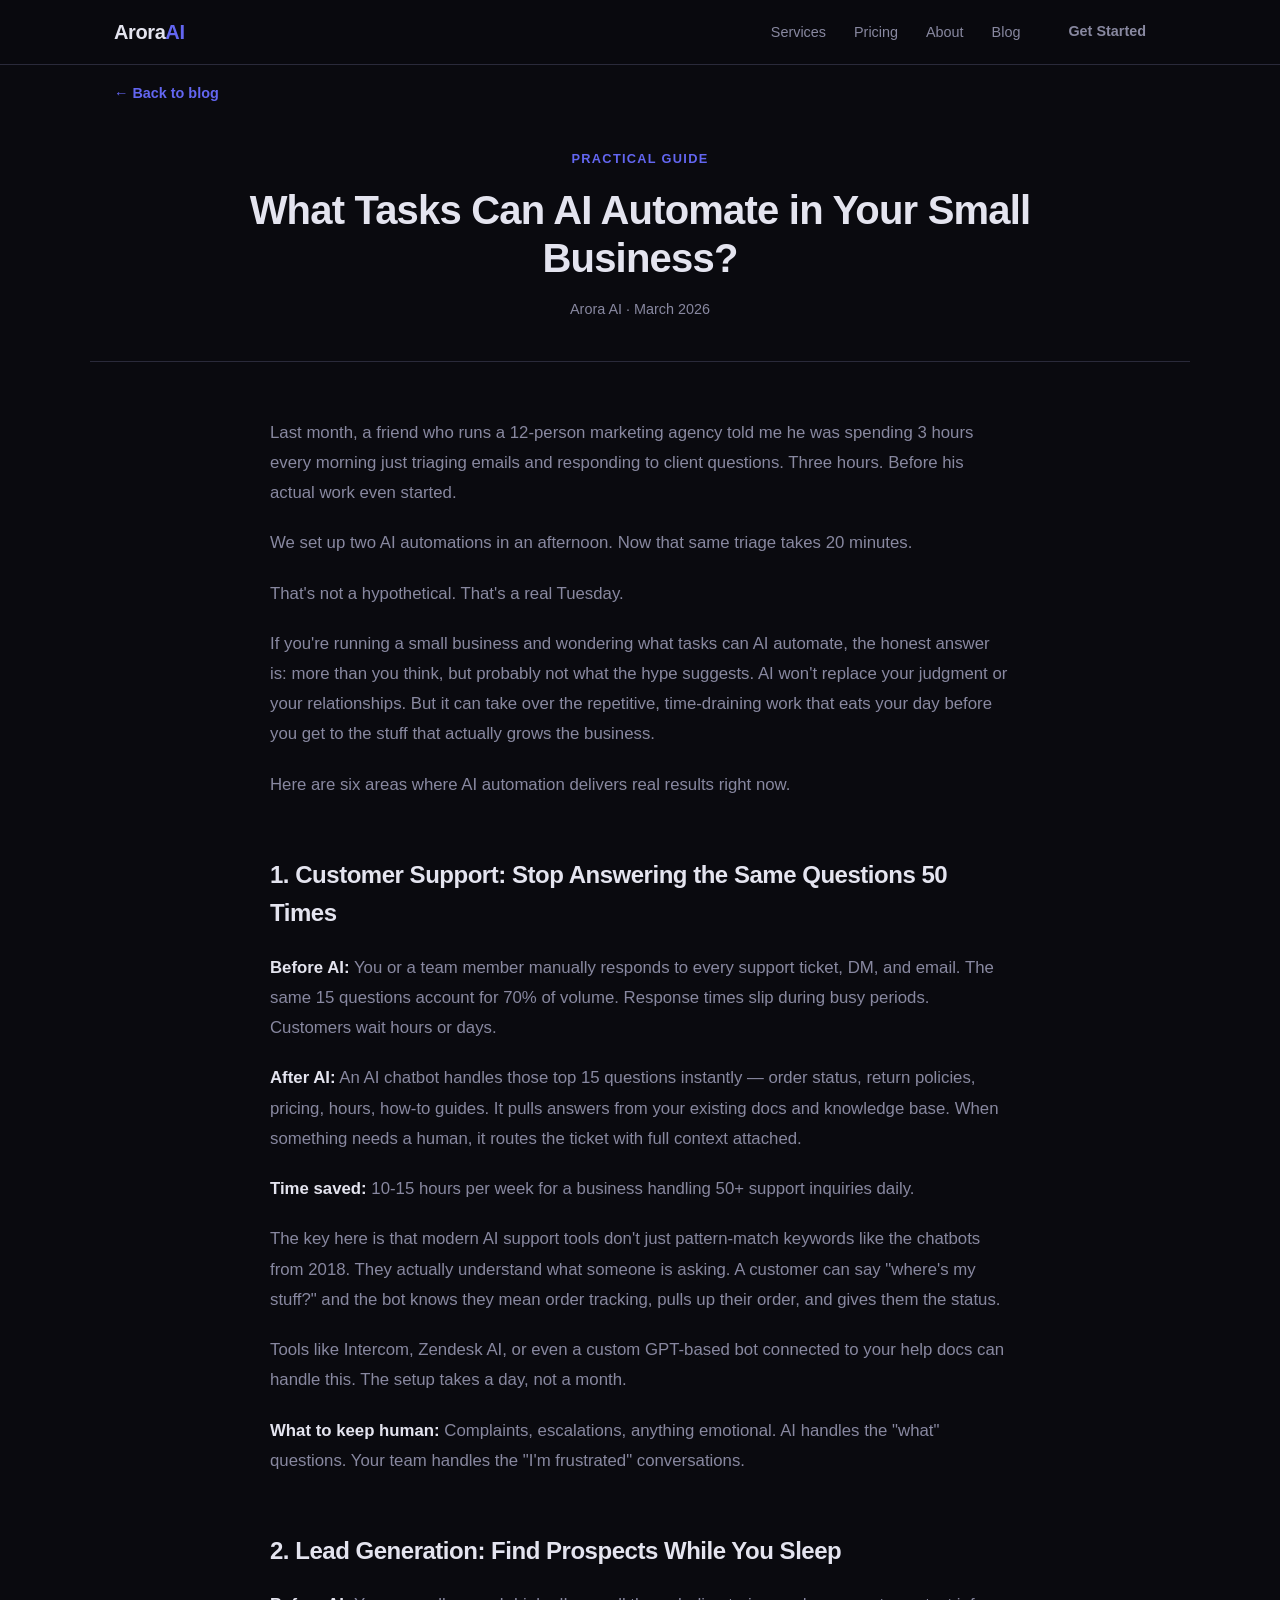
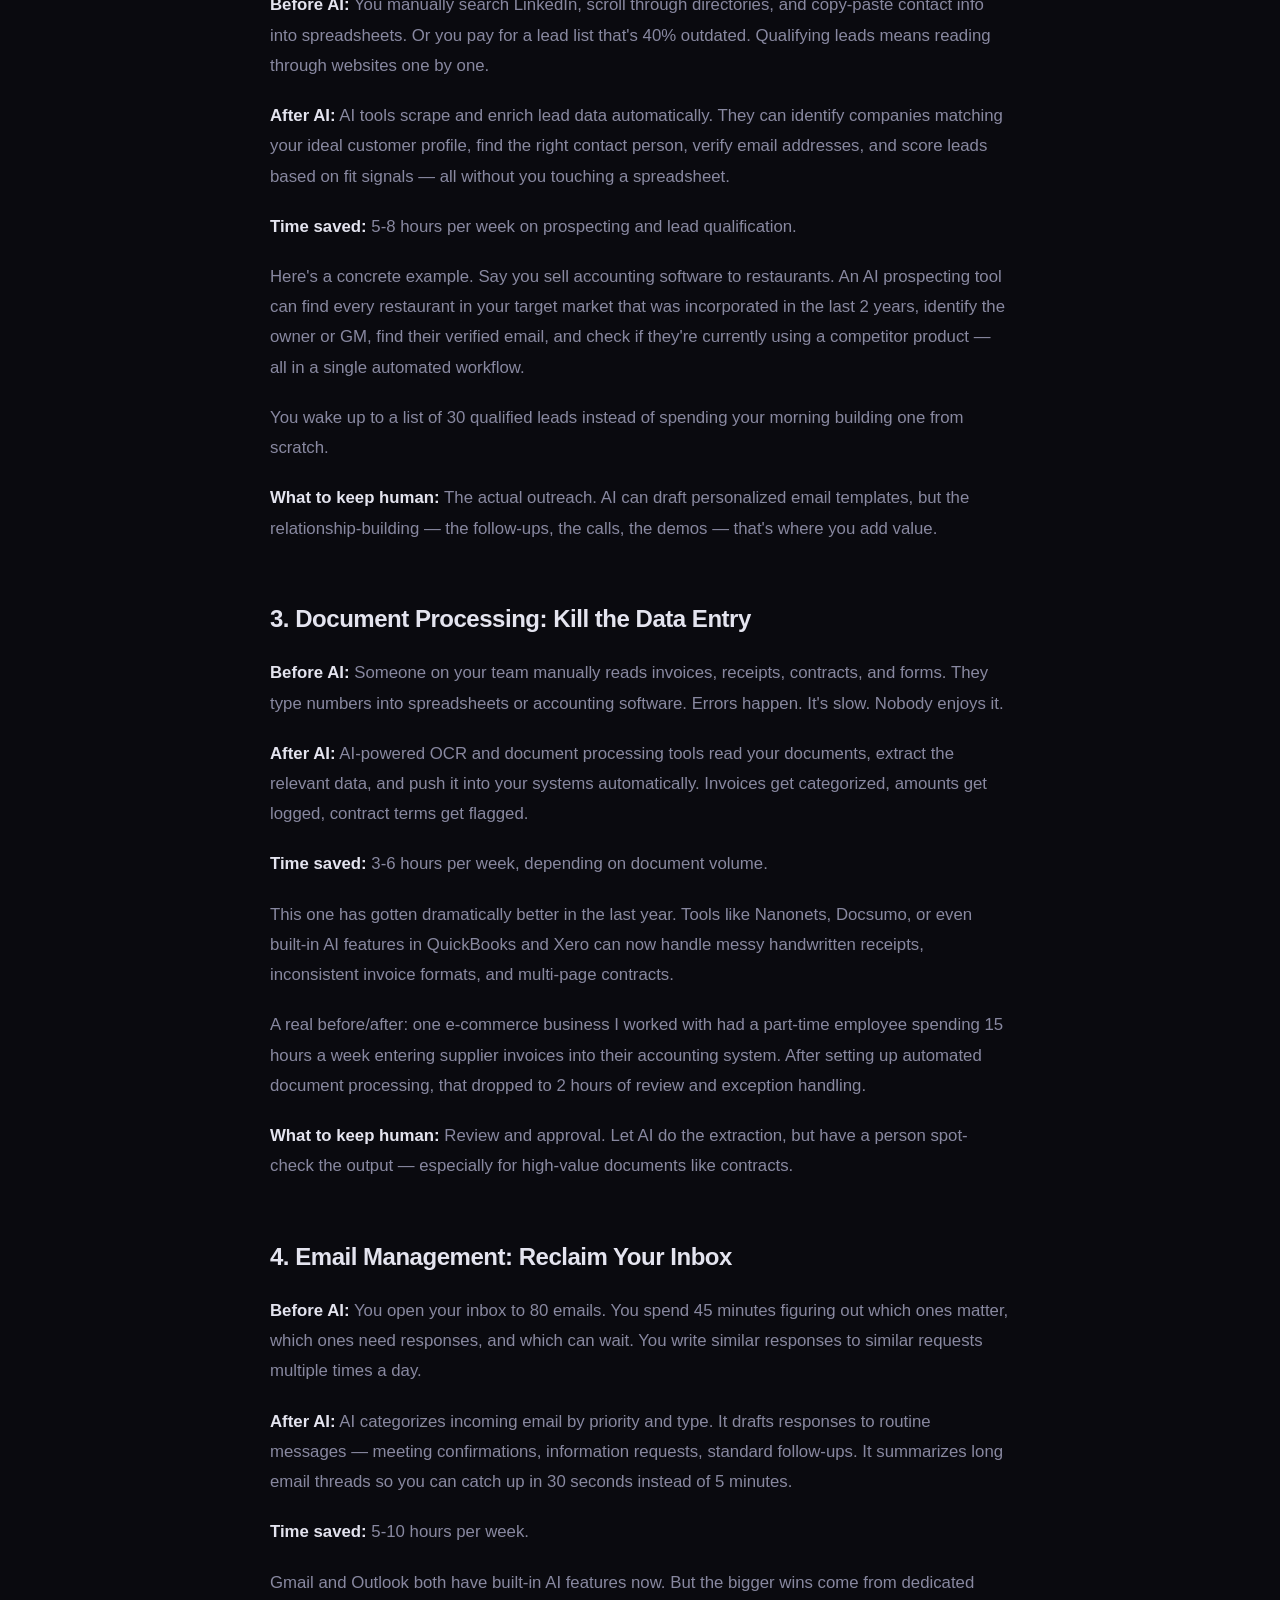
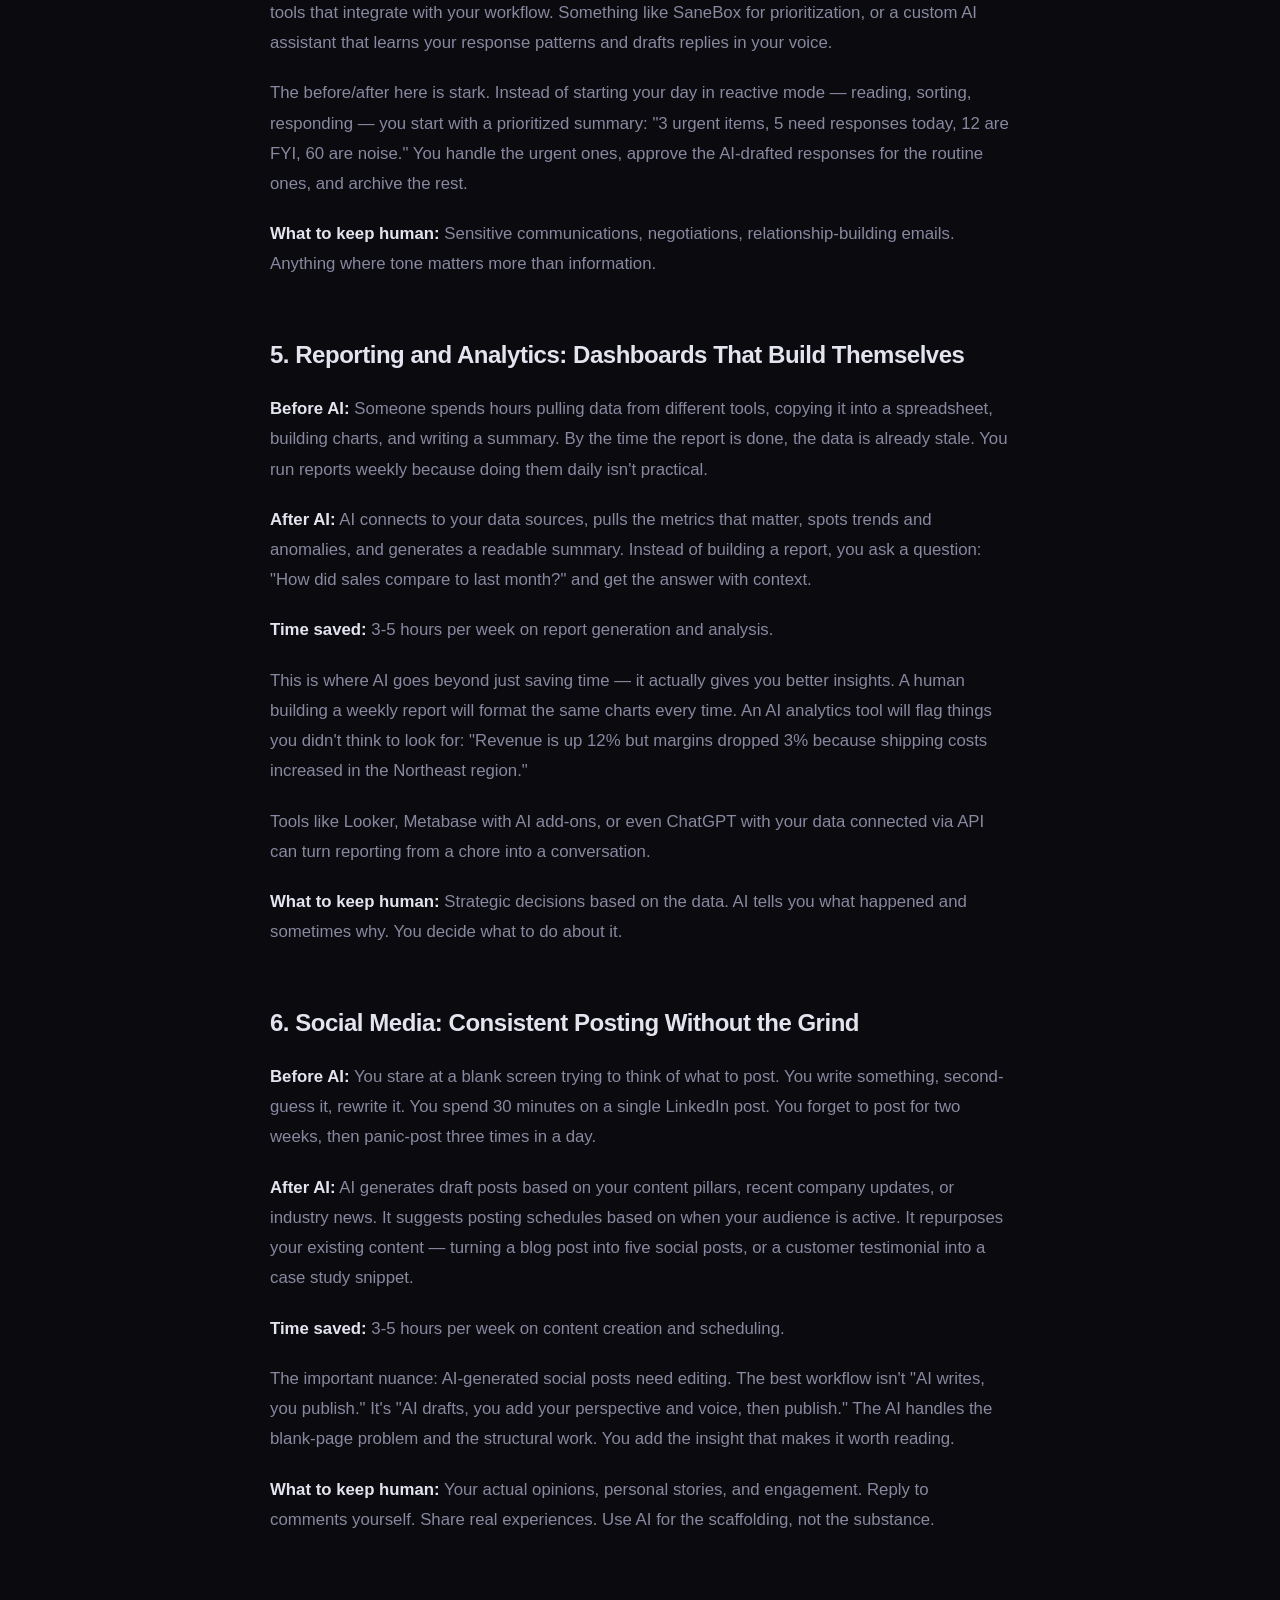
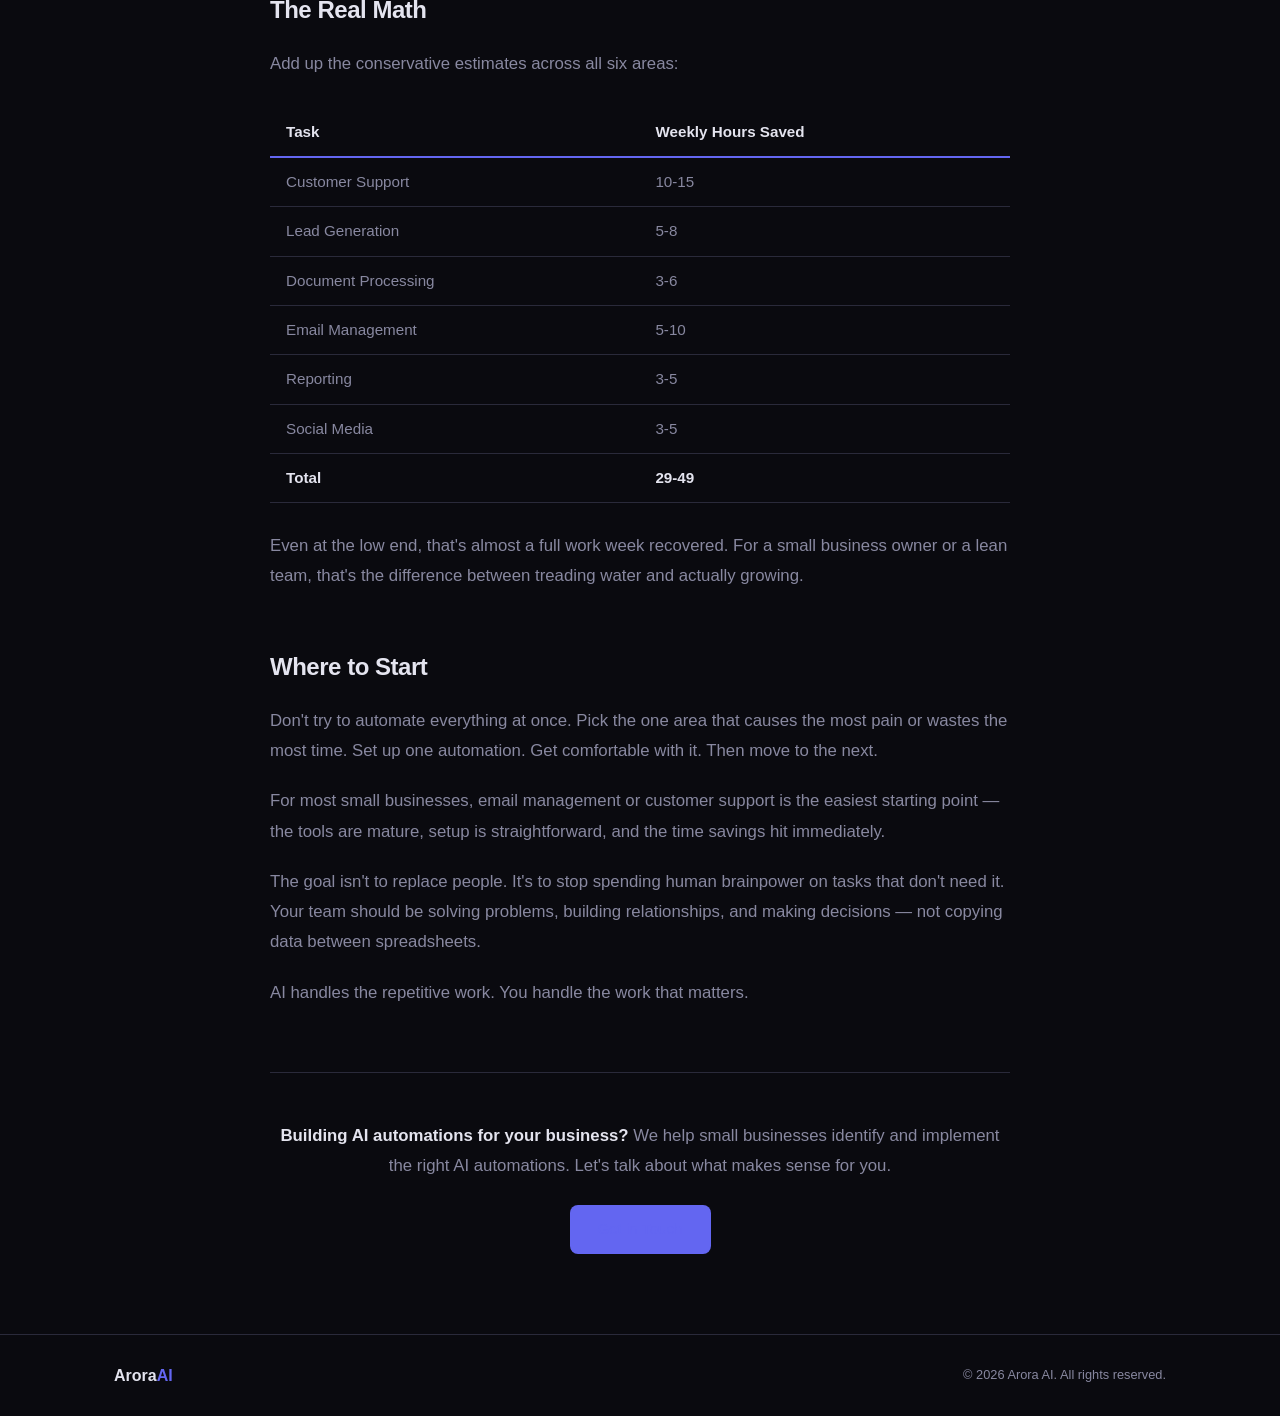
<file: blog/ai-tasks-automation.html>
<!DOCTYPE html>
<html lang="en">
<head>
  <meta charset="UTF-8">
  <meta name="viewport" content="width=device-width, initial-scale=1.0">
  <title>What Tasks Can AI Automate in Your Small Business? — Arora AI</title>
  <meta name="description" content="AI can automate six core business tasks today — customer support, lead gen, document processing, email, reporting, and social media — saving 15-25 hours per week.">
  <meta name="keywords" content="what tasks can AI automate in a small business, AI automation tasks">
  <meta property="og:title" content="What Tasks Can AI Automate in Your Small Business?">
  <meta property="og:description" content="Six areas where AI automation delivers real results right now — from customer support to social media management.">
  <meta property="og:type" content="article">
  <link rel="stylesheet" href="../styles.css">
</head>
<body>

  <!-- Navigation -->
  <nav class="nav">
    <div class="container nav-inner">
      <a href="../index.html" class="logo">Arora<span class="logo-accent">AI</span></a>
      <ul class="nav-links">
        <li><a href="../index.html#services">Services</a></li>
        <li><a href="../index.html#pricing">Pricing</a></li>
        <li><a href="../index.html#about">About</a></li>
        <li><a href="../index.html#blog">Blog</a></li>
        <li><a href="../index.html#contact" class="btn btn-sm">Get Started</a></li>
      </ul>
    </div>
  </nav>

  <article class="blog-post-nav container">
    <a href="index.html" class="blog-post-back">&larr; Back to blog</a>
  </article>

  <article class="blog-post container">
    <header class="blog-post-header">
      <span class="blog-post-tag">Practical Guide</span>
      <h1 class="blog-post-title">What Tasks Can AI Automate in Your Small Business?</h1>
      <p class="blog-post-meta">Arora AI &middot; March 2026</p>
    </header>

    <div class="blog-post-body">
      <p>Last month, a friend who runs a 12-person marketing agency told me he was spending 3 hours every morning just triaging emails and responding to client questions. Three hours. Before his actual work even started.</p>

      <p>We set up two AI automations in an afternoon. Now that same triage takes 20 minutes.</p>

      <p>That's not a hypothetical. That's a real Tuesday.</p>

      <p>If you're running a small business and wondering what tasks can AI automate, the honest answer is: more than you think, but probably not what the hype suggests. AI won't replace your judgment or your relationships. But it can take over the repetitive, time-draining work that eats your day before you get to the stuff that actually grows the business.</p>

      <p>Here are six areas where AI automation delivers real results right now.</p>

      <h2>1. Customer Support: Stop Answering the Same Questions 50 Times</h2>

      <p><strong>Before AI:</strong> You or a team member manually responds to every support ticket, DM, and email. The same 15 questions account for 70% of volume. Response times slip during busy periods. Customers wait hours or days.</p>

      <p><strong>After AI:</strong> An AI chatbot handles those top 15 questions instantly — order status, return policies, pricing, hours, how-to guides. It pulls answers from your existing docs and knowledge base. When something needs a human, it routes the ticket with full context attached.</p>

      <p><strong>Time saved:</strong> 10-15 hours per week for a business handling 50+ support inquiries daily.</p>

      <p>The key here is that modern AI support tools don't just pattern-match keywords like the chatbots from 2018. They actually understand what someone is asking. A customer can say "where's my stuff?" and the bot knows they mean order tracking, pulls up their order, and gives them the status.</p>

      <p>Tools like Intercom, Zendesk AI, or even a custom GPT-based bot connected to your help docs can handle this. The setup takes a day, not a month.</p>

      <p><strong>What to keep human:</strong> Complaints, escalations, anything emotional. AI handles the "what" questions. Your team handles the "I'm frustrated" conversations.</p>

      <h2>2. Lead Generation: Find Prospects While You Sleep</h2>

      <p><strong>Before AI:</strong> You manually search LinkedIn, scroll through directories, and copy-paste contact info into spreadsheets. Or you pay for a lead list that's 40% outdated. Qualifying leads means reading through websites one by one.</p>

      <p><strong>After AI:</strong> AI tools scrape and enrich lead data automatically. They can identify companies matching your ideal customer profile, find the right contact person, verify email addresses, and score leads based on fit signals — all without you touching a spreadsheet.</p>

      <p><strong>Time saved:</strong> 5-8 hours per week on prospecting and lead qualification.</p>

      <p>Here's a concrete example. Say you sell accounting software to restaurants. An AI prospecting tool can find every restaurant in your target market that was incorporated in the last 2 years, identify the owner or GM, find their verified email, and check if they're currently using a competitor product — all in a single automated workflow.</p>

      <p>You wake up to a list of 30 qualified leads instead of spending your morning building one from scratch.</p>

      <p><strong>What to keep human:</strong> The actual outreach. AI can draft personalized email templates, but the relationship-building — the follow-ups, the calls, the demos — that's where you add value.</p>

      <h2>3. Document Processing: Kill the Data Entry</h2>

      <p><strong>Before AI:</strong> Someone on your team manually reads invoices, receipts, contracts, and forms. They type numbers into spreadsheets or accounting software. Errors happen. It's slow. Nobody enjoys it.</p>

      <p><strong>After AI:</strong> AI-powered OCR and document processing tools read your documents, extract the relevant data, and push it into your systems automatically. Invoices get categorized, amounts get logged, contract terms get flagged.</p>

      <p><strong>Time saved:</strong> 3-6 hours per week, depending on document volume.</p>

      <p>This one has gotten dramatically better in the last year. Tools like Nanonets, Docsumo, or even built-in AI features in QuickBooks and Xero can now handle messy handwritten receipts, inconsistent invoice formats, and multi-page contracts.</p>

      <p>A real before/after: one e-commerce business I worked with had a part-time employee spending 15 hours a week entering supplier invoices into their accounting system. After setting up automated document processing, that dropped to 2 hours of review and exception handling.</p>

      <p><strong>What to keep human:</strong> Review and approval. Let AI do the extraction, but have a person spot-check the output — especially for high-value documents like contracts.</p>

      <h2>4. Email Management: Reclaim Your Inbox</h2>

      <p><strong>Before AI:</strong> You open your inbox to 80 emails. You spend 45 minutes figuring out which ones matter, which ones need responses, and which can wait. You write similar responses to similar requests multiple times a day.</p>

      <p><strong>After AI:</strong> AI categorizes incoming email by priority and type. It drafts responses to routine messages — meeting confirmations, information requests, standard follow-ups. It summarizes long email threads so you can catch up in 30 seconds instead of 5 minutes.</p>

      <p><strong>Time saved:</strong> 5-10 hours per week.</p>

      <p>Gmail and Outlook both have built-in AI features now. But the bigger wins come from dedicated tools that integrate with your workflow. Something like SaneBox for prioritization, or a custom AI assistant that learns your response patterns and drafts replies in your voice.</p>

      <p>The before/after here is stark. Instead of starting your day in reactive mode — reading, sorting, responding — you start with a prioritized summary: "3 urgent items, 5 need responses today, 12 are FYI, 60 are noise." You handle the urgent ones, approve the AI-drafted responses for the routine ones, and archive the rest.</p>

      <p><strong>What to keep human:</strong> Sensitive communications, negotiations, relationship-building emails. Anything where tone matters more than information.</p>

      <h2>5. Reporting and Analytics: Dashboards That Build Themselves</h2>

      <p><strong>Before AI:</strong> Someone spends hours pulling data from different tools, copying it into a spreadsheet, building charts, and writing a summary. By the time the report is done, the data is already stale. You run reports weekly because doing them daily isn't practical.</p>

      <p><strong>After AI:</strong> AI connects to your data sources, pulls the metrics that matter, spots trends and anomalies, and generates a readable summary. Instead of building a report, you ask a question: "How did sales compare to last month?" and get the answer with context.</p>

      <p><strong>Time saved:</strong> 3-5 hours per week on report generation and analysis.</p>

      <p>This is where AI goes beyond just saving time — it actually gives you better insights. A human building a weekly report will format the same charts every time. An AI analytics tool will flag things you didn't think to look for: "Revenue is up 12% but margins dropped 3% because shipping costs increased in the Northeast region."</p>

      <p>Tools like Looker, Metabase with AI add-ons, or even ChatGPT with your data connected via API can turn reporting from a chore into a conversation.</p>

      <p><strong>What to keep human:</strong> Strategic decisions based on the data. AI tells you what happened and sometimes why. You decide what to do about it.</p>

      <h2>6. Social Media: Consistent Posting Without the Grind</h2>

      <p><strong>Before AI:</strong> You stare at a blank screen trying to think of what to post. You write something, second-guess it, rewrite it. You spend 30 minutes on a single LinkedIn post. You forget to post for two weeks, then panic-post three times in a day.</p>

      <p><strong>After AI:</strong> AI generates draft posts based on your content pillars, recent company updates, or industry news. It suggests posting schedules based on when your audience is active. It repurposes your existing content — turning a blog post into five social posts, or a customer testimonial into a case study snippet.</p>

      <p><strong>Time saved:</strong> 3-5 hours per week on content creation and scheduling.</p>

      <p>The important nuance: AI-generated social posts need editing. The best workflow isn't "AI writes, you publish." It's "AI drafts, you add your perspective and voice, then publish." The AI handles the blank-page problem and the structural work. You add the insight that makes it worth reading.</p>

      <p><strong>What to keep human:</strong> Your actual opinions, personal stories, and engagement. Reply to comments yourself. Share real experiences. Use AI for the scaffolding, not the substance.</p>

      <h2>The Real Math</h2>

      <p>Add up the conservative estimates across all six areas:</p>

      <table>
        <thead>
          <tr>
            <th>Task</th>
            <th>Weekly Hours Saved</th>
          </tr>
        </thead>
        <tbody>
          <tr>
            <td>Customer Support</td>
            <td>10-15</td>
          </tr>
          <tr>
            <td>Lead Generation</td>
            <td>5-8</td>
          </tr>
          <tr>
            <td>Document Processing</td>
            <td>3-6</td>
          </tr>
          <tr>
            <td>Email Management</td>
            <td>5-10</td>
          </tr>
          <tr>
            <td>Reporting</td>
            <td>3-5</td>
          </tr>
          <tr>
            <td>Social Media</td>
            <td>3-5</td>
          </tr>
          <tr>
            <td><strong>Total</strong></td>
            <td><strong>29-49</strong></td>
          </tr>
        </tbody>
      </table>

      <p>Even at the low end, that's almost a full work week recovered. For a small business owner or a lean team, that's the difference between treading water and actually growing.</p>

      <h2>Where to Start</h2>

      <p>Don't try to automate everything at once. Pick the one area that causes the most pain or wastes the most time. Set up one automation. Get comfortable with it. Then move to the next.</p>

      <p>For most small businesses, email management or customer support is the easiest starting point — the tools are mature, setup is straightforward, and the time savings hit immediately.</p>

      <p>The goal isn't to replace people. It's to stop spending human brainpower on tasks that don't need it. Your team should be solving problems, building relationships, and making decisions — not copying data between spreadsheets.</p>

      <p>AI handles the repetitive work. You handle the work that matters.</p>

      <div class="blog-post-cta">
        <p><strong>Building AI automations for your business?</strong> We help small businesses identify and implement the right AI automations. Let's talk about what makes sense for you.</p>
        <a href="../index.html#contact" class="btn btn-primary">Get in Touch</a>
      </div>
    </div>
  </article>

  <!-- Footer -->
  <footer class="footer">
    <div class="container footer-inner">
      <span class="footer-logo">Arora<span class="logo-accent">AI</span></span>
      <span class="footer-copy">&copy; 2026 Arora AI. All rights reserved.</span>
    </div>
  </footer>

</body>
</html>
</file>
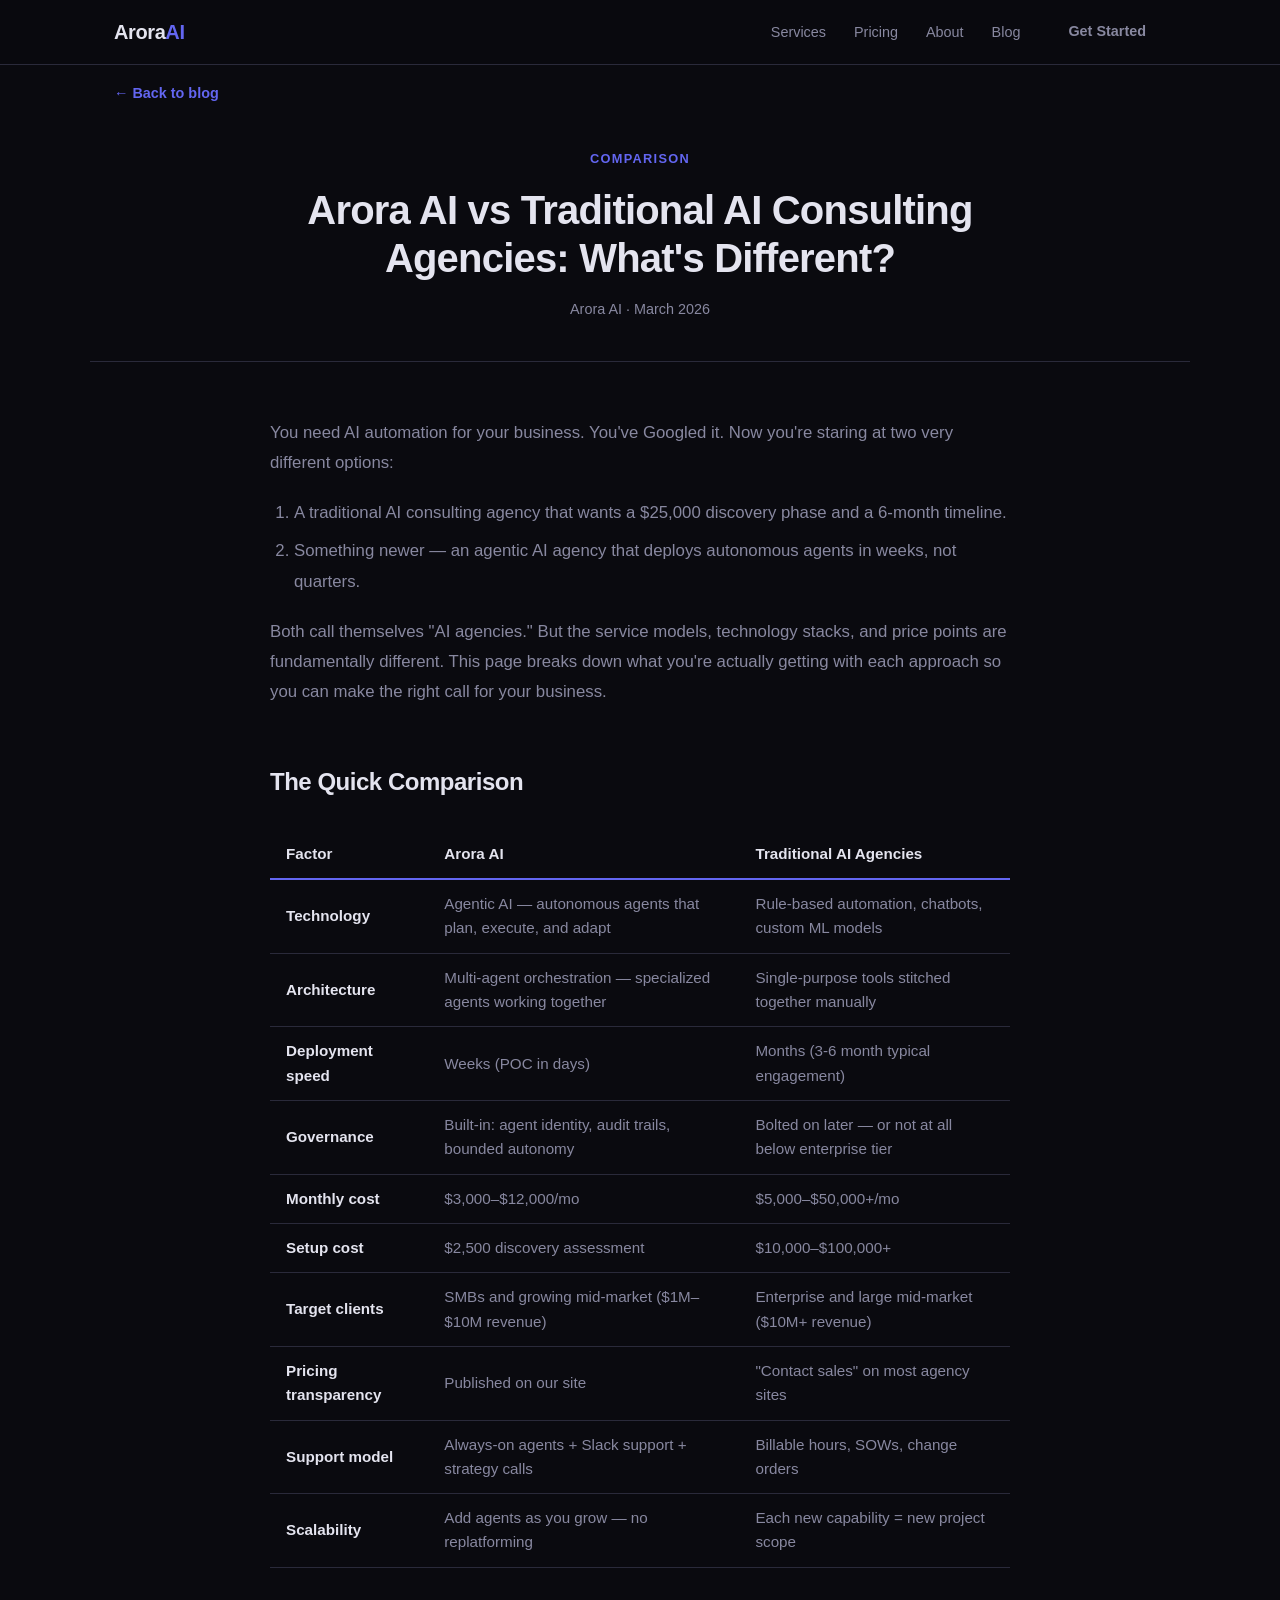
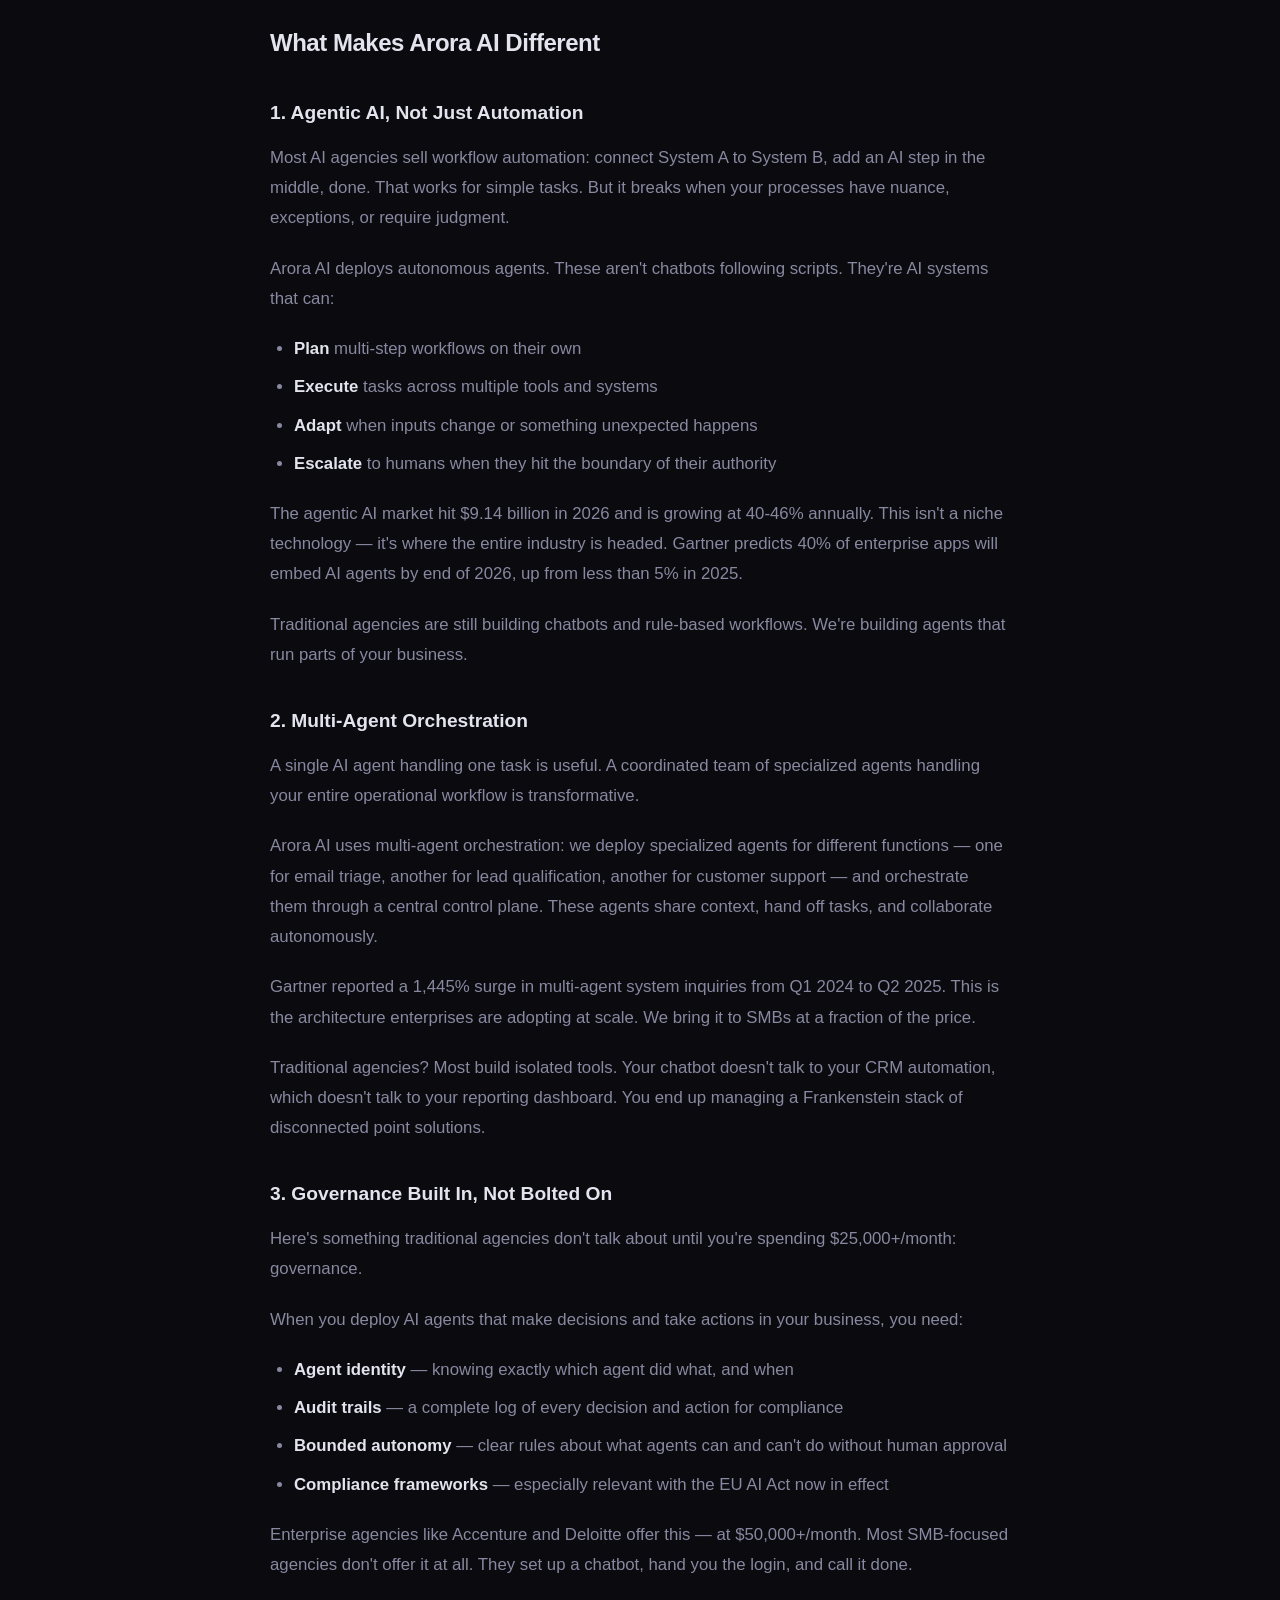
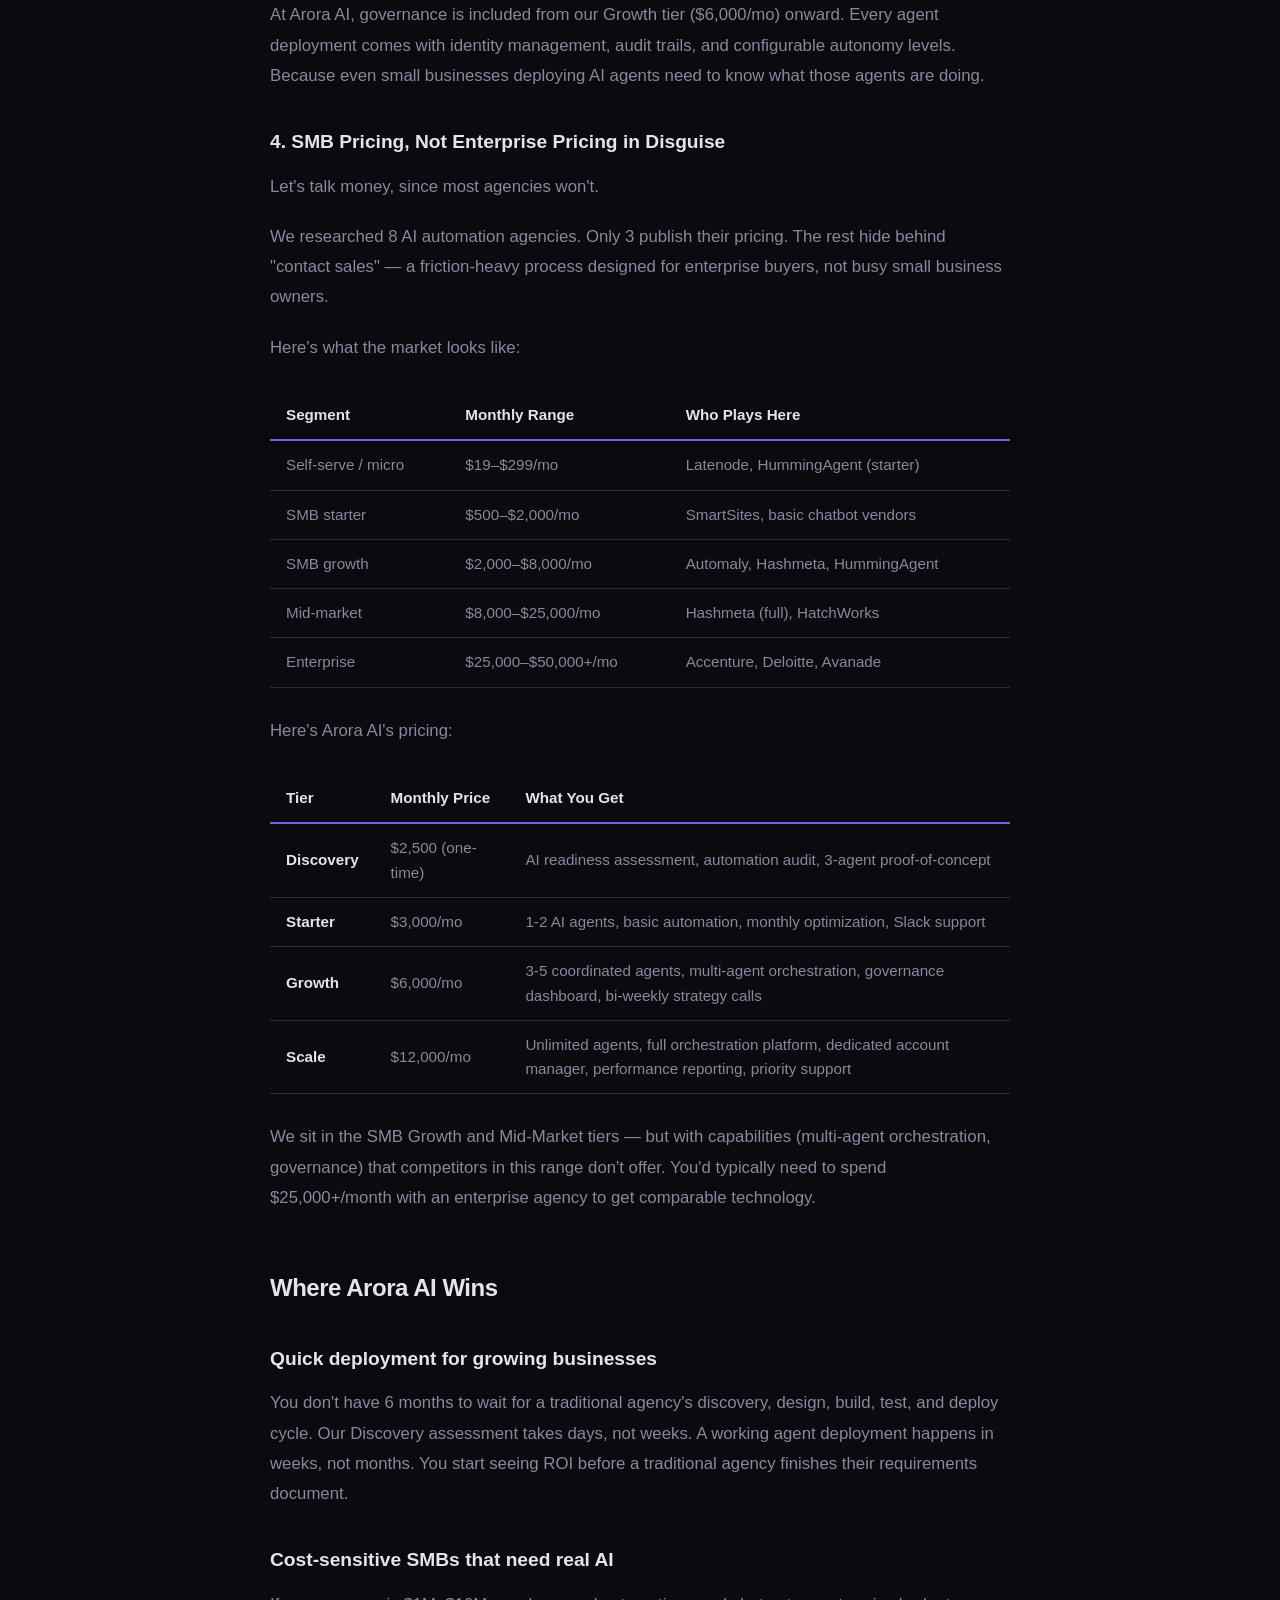
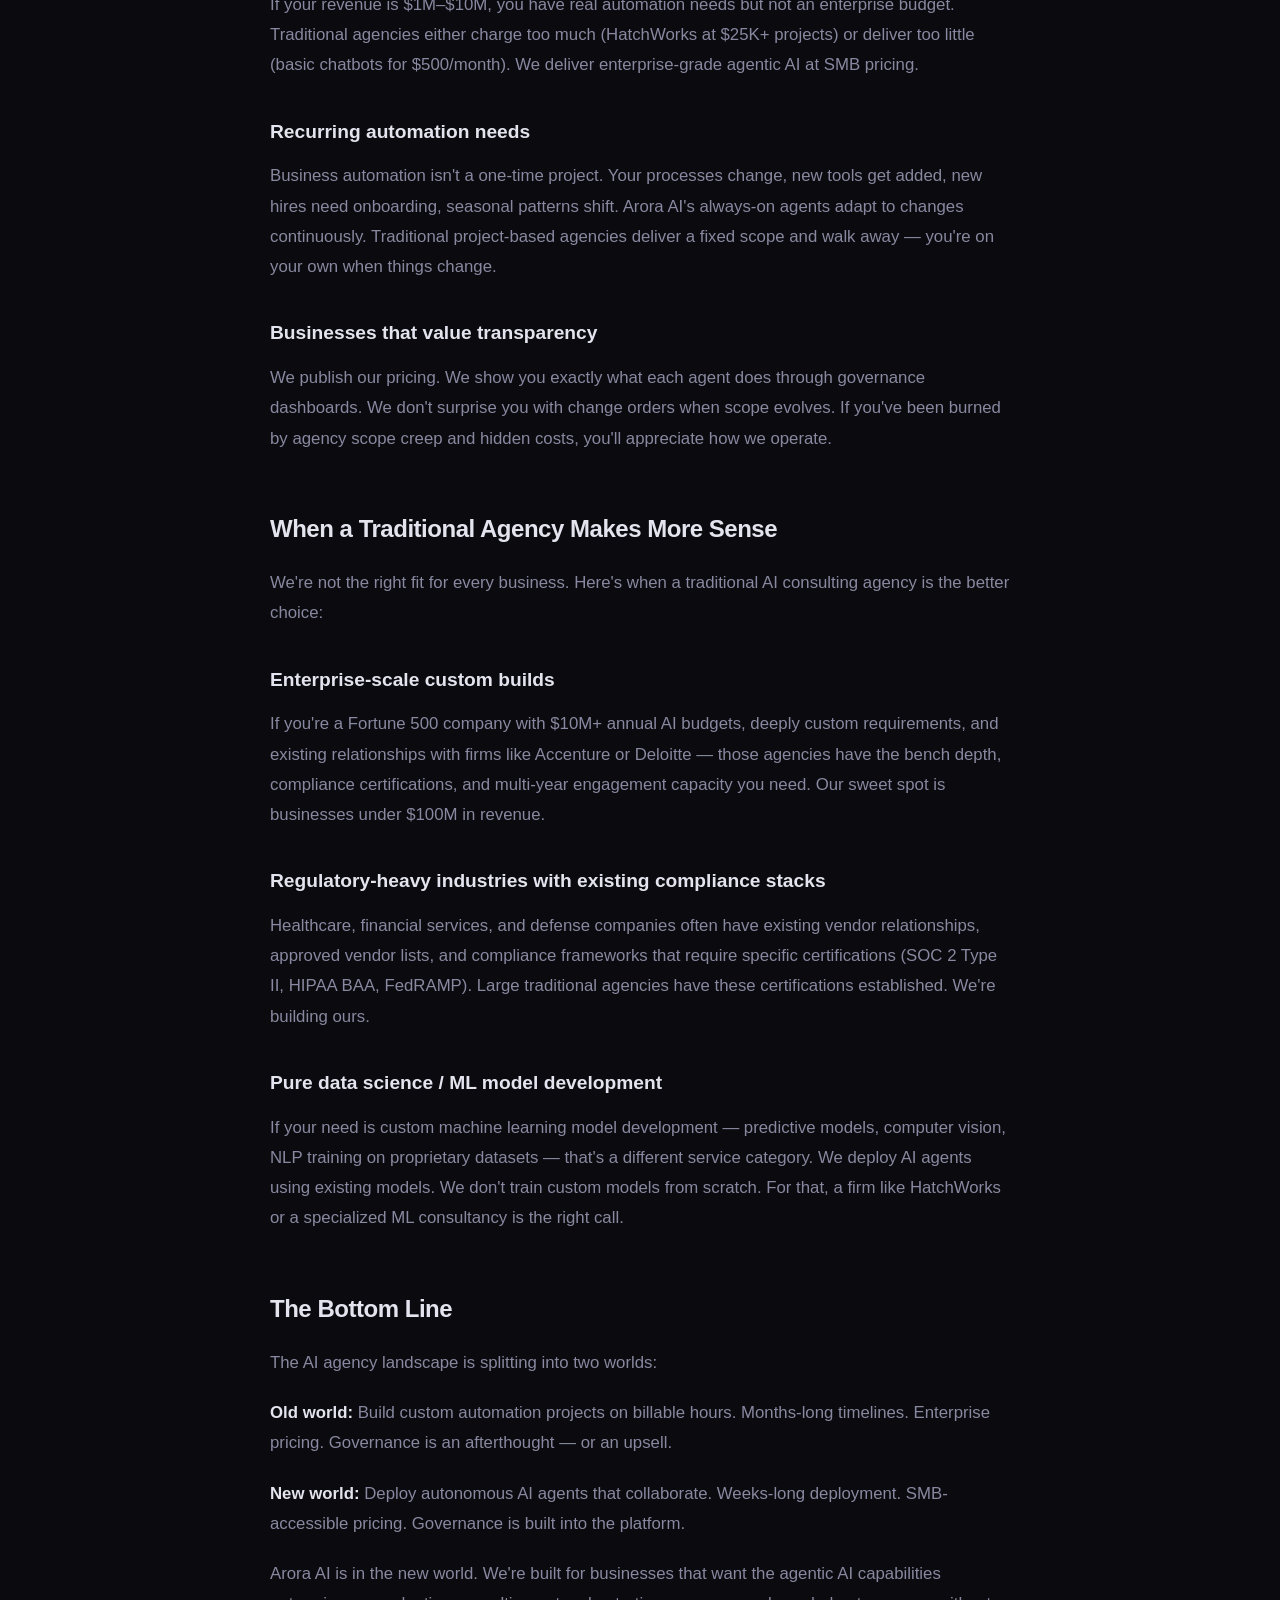
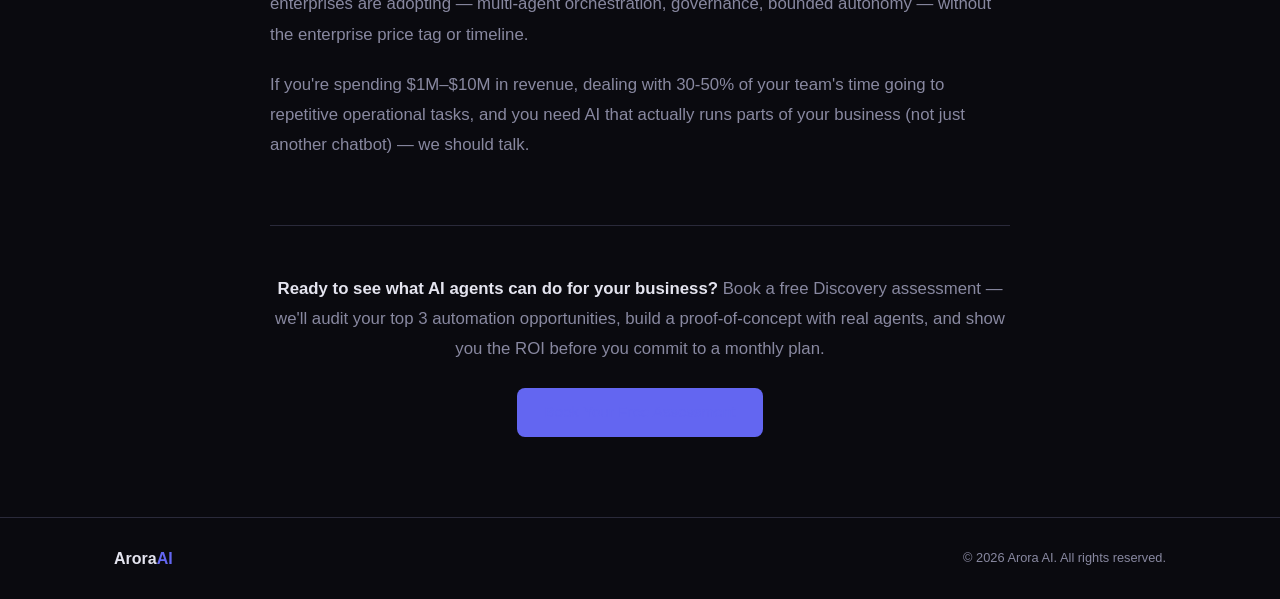
<file: blog/arora-ai-vs-agencies.html>
<!DOCTYPE html>
<html lang="en">
<head>
  <meta charset="UTF-8">
  <meta name="viewport" content="width=device-width, initial-scale=1.0">
  <title>Arora AI vs Traditional AI Consulting Agencies: What's Different? — Arora AI</title>
  <meta name="description" content="Arora AI delivers agentic AI with multi-agent orchestration and built-in governance at SMB-friendly pricing — something traditional agencies can't match without enterprise budgets.">
  <meta name="keywords" content="AI automation agency alternative, AI consulting for small business, Arora AI vs agencies">
  <meta property="og:title" content="Arora AI vs Traditional AI Consulting Agencies: What's Different?">
  <meta property="og:description" content="Compare agentic AI agencies vs traditional AI consulting: deployment speed, pricing, governance, and multi-agent orchestration.">
  <meta property="og:type" content="article">
  <link rel="stylesheet" href="../styles.css">
</head>
<body>

  <!-- Navigation -->
  <nav class="nav">
    <div class="container nav-inner">
      <a href="../index.html" class="logo">Arora<span class="logo-accent">AI</span></a>
      <ul class="nav-links">
        <li><a href="../index.html#services">Services</a></li>
        <li><a href="../index.html#pricing">Pricing</a></li>
        <li><a href="../index.html#about">About</a></li>
        <li><a href="index.html">Blog</a></li>
        <li><a href="../index.html#contact" class="btn btn-sm">Get Started</a></li>
      </ul>
    </div>
  </nav>

  <article class="blog-post-nav container">
    <a href="index.html" class="blog-post-back">&larr; Back to blog</a>
  </article>

  <article class="blog-post container">
    <header class="blog-post-header">
      <span class="blog-post-tag">Comparison</span>
      <h1 class="blog-post-title">Arora AI vs Traditional AI Consulting Agencies: What's Different?</h1>
      <p class="blog-post-meta">Arora AI &middot; March 2026</p>
    </header>

    <div class="blog-post-body">
      <p>You need AI automation for your business. You've Googled it. Now you're staring at two very different options:</p>

      <ol>
        <li>A traditional AI consulting agency that wants a $25,000 discovery phase and a 6-month timeline.</li>
        <li>Something newer &mdash; an agentic AI agency that deploys autonomous agents in weeks, not quarters.</li>
      </ol>

      <p>Both call themselves "AI agencies." But the service models, technology stacks, and price points are fundamentally different. This page breaks down what you're actually getting with each approach so you can make the right call for your business.</p>

      <h2>The Quick Comparison</h2>

      <table>
        <thead>
          <tr>
            <th>Factor</th>
            <th>Arora AI</th>
            <th>Traditional AI Agencies</th>
          </tr>
        </thead>
        <tbody>
          <tr>
            <td><strong>Technology</strong></td>
            <td>Agentic AI &mdash; autonomous agents that plan, execute, and adapt</td>
            <td>Rule-based automation, chatbots, custom ML models</td>
          </tr>
          <tr>
            <td><strong>Architecture</strong></td>
            <td>Multi-agent orchestration &mdash; specialized agents working together</td>
            <td>Single-purpose tools stitched together manually</td>
          </tr>
          <tr>
            <td><strong>Deployment speed</strong></td>
            <td>Weeks (POC in days)</td>
            <td>Months (3-6 month typical engagement)</td>
          </tr>
          <tr>
            <td><strong>Governance</strong></td>
            <td>Built-in: agent identity, audit trails, bounded autonomy</td>
            <td>Bolted on later &mdash; or not at all below enterprise tier</td>
          </tr>
          <tr>
            <td><strong>Monthly cost</strong></td>
            <td>$3,000&ndash;$12,000/mo</td>
            <td>$5,000&ndash;$50,000+/mo</td>
          </tr>
          <tr>
            <td><strong>Setup cost</strong></td>
            <td>$2,500 discovery assessment</td>
            <td>$10,000&ndash;$100,000+</td>
          </tr>
          <tr>
            <td><strong>Target clients</strong></td>
            <td>SMBs and growing mid-market ($1M&ndash;$10M revenue)</td>
            <td>Enterprise and large mid-market ($10M+ revenue)</td>
          </tr>
          <tr>
            <td><strong>Pricing transparency</strong></td>
            <td>Published on our site</td>
            <td>"Contact sales" on most agency sites</td>
          </tr>
          <tr>
            <td><strong>Support model</strong></td>
            <td>Always-on agents + Slack support + strategy calls</td>
            <td>Billable hours, SOWs, change orders</td>
          </tr>
          <tr>
            <td><strong>Scalability</strong></td>
            <td>Add agents as you grow &mdash; no replatforming</td>
            <td>Each new capability = new project scope</td>
          </tr>
        </tbody>
      </table>

      <h2>What Makes Arora AI Different</h2>

      <h3>1. Agentic AI, Not Just Automation</h3>

      <p>Most AI agencies sell workflow automation: connect System A to System B, add an AI step in the middle, done. That works for simple tasks. But it breaks when your processes have nuance, exceptions, or require judgment.</p>

      <p>Arora AI deploys autonomous agents. These aren't chatbots following scripts. They're AI systems that can:</p>

      <ul>
        <li><strong>Plan</strong> multi-step workflows on their own</li>
        <li><strong>Execute</strong> tasks across multiple tools and systems</li>
        <li><strong>Adapt</strong> when inputs change or something unexpected happens</li>
        <li><strong>Escalate</strong> to humans when they hit the boundary of their authority</li>
      </ul>

      <p>The agentic AI market hit $9.14 billion in 2026 and is growing at 40-46% annually. This isn't a niche technology &mdash; it's where the entire industry is headed. Gartner predicts 40% of enterprise apps will embed AI agents by end of 2026, up from less than 5% in 2025.</p>

      <p>Traditional agencies are still building chatbots and rule-based workflows. We're building agents that run parts of your business.</p>

      <h3>2. Multi-Agent Orchestration</h3>

      <p>A single AI agent handling one task is useful. A coordinated team of specialized agents handling your entire operational workflow is transformative.</p>

      <p>Arora AI uses multi-agent orchestration: we deploy specialized agents for different functions &mdash; one for email triage, another for lead qualification, another for customer support &mdash; and orchestrate them through a central control plane. These agents share context, hand off tasks, and collaborate autonomously.</p>

      <p>Gartner reported a 1,445% surge in multi-agent system inquiries from Q1 2024 to Q2 2025. This is the architecture enterprises are adopting at scale. We bring it to SMBs at a fraction of the price.</p>

      <p>Traditional agencies? Most build isolated tools. Your chatbot doesn't talk to your CRM automation, which doesn't talk to your reporting dashboard. You end up managing a Frankenstein stack of disconnected point solutions.</p>

      <h3>3. Governance Built In, Not Bolted On</h3>

      <p>Here's something traditional agencies don't talk about until you're spending $25,000+/month: governance.</p>

      <p>When you deploy AI agents that make decisions and take actions in your business, you need:</p>

      <ul>
        <li><strong>Agent identity</strong> &mdash; knowing exactly which agent did what, and when</li>
        <li><strong>Audit trails</strong> &mdash; a complete log of every decision and action for compliance</li>
        <li><strong>Bounded autonomy</strong> &mdash; clear rules about what agents can and can't do without human approval</li>
        <li><strong>Compliance frameworks</strong> &mdash; especially relevant with the EU AI Act now in effect</li>
      </ul>

      <p>Enterprise agencies like Accenture and Deloitte offer this &mdash; at $50,000+/month. Most SMB-focused agencies don't offer it at all. They set up a chatbot, hand you the login, and call it done.</p>

      <p>At Arora AI, governance is included from our Growth tier ($6,000/mo) onward. Every agent deployment comes with identity management, audit trails, and configurable autonomy levels. Because even small businesses deploying AI agents need to know what those agents are doing.</p>

      <h3>4. SMB Pricing, Not Enterprise Pricing in Disguise</h3>

      <p>Let's talk money, since most agencies won't.</p>

      <p>We researched 8 AI automation agencies. Only 3 publish their pricing. The rest hide behind "contact sales" &mdash; a friction-heavy process designed for enterprise buyers, not busy small business owners.</p>

      <p>Here's what the market looks like:</p>

      <table>
        <thead>
          <tr>
            <th>Segment</th>
            <th>Monthly Range</th>
            <th>Who Plays Here</th>
          </tr>
        </thead>
        <tbody>
          <tr>
            <td>Self-serve / micro</td>
            <td>$19&ndash;$299/mo</td>
            <td>Latenode, HummingAgent (starter)</td>
          </tr>
          <tr>
            <td>SMB starter</td>
            <td>$500&ndash;$2,000/mo</td>
            <td>SmartSites, basic chatbot vendors</td>
          </tr>
          <tr>
            <td>SMB growth</td>
            <td>$2,000&ndash;$8,000/mo</td>
            <td>Automaly, Hashmeta, HummingAgent</td>
          </tr>
          <tr>
            <td>Mid-market</td>
            <td>$8,000&ndash;$25,000/mo</td>
            <td>Hashmeta (full), HatchWorks</td>
          </tr>
          <tr>
            <td>Enterprise</td>
            <td>$25,000&ndash;$50,000+/mo</td>
            <td>Accenture, Deloitte, Avanade</td>
          </tr>
        </tbody>
      </table>

      <p>Here's Arora AI's pricing:</p>

      <table>
        <thead>
          <tr>
            <th>Tier</th>
            <th>Monthly Price</th>
            <th>What You Get</th>
          </tr>
        </thead>
        <tbody>
          <tr>
            <td><strong>Discovery</strong></td>
            <td>$2,500 (one-time)</td>
            <td>AI readiness assessment, automation audit, 3-agent proof-of-concept</td>
          </tr>
          <tr>
            <td><strong>Starter</strong></td>
            <td>$3,000/mo</td>
            <td>1-2 AI agents, basic automation, monthly optimization, Slack support</td>
          </tr>
          <tr>
            <td><strong>Growth</strong></td>
            <td>$6,000/mo</td>
            <td>3-5 coordinated agents, multi-agent orchestration, governance dashboard, bi-weekly strategy calls</td>
          </tr>
          <tr>
            <td><strong>Scale</strong></td>
            <td>$12,000/mo</td>
            <td>Unlimited agents, full orchestration platform, dedicated account manager, performance reporting, priority support</td>
          </tr>
        </tbody>
      </table>

      <p>We sit in the SMB Growth and Mid-Market tiers &mdash; but with capabilities (multi-agent orchestration, governance) that competitors in this range don't offer. You'd typically need to spend $25,000+/month with an enterprise agency to get comparable technology.</p>

      <h2>Where Arora AI Wins</h2>

      <h3>Quick deployment for growing businesses</h3>

      <p>You don't have 6 months to wait for a traditional agency's discovery, design, build, test, and deploy cycle. Our Discovery assessment takes days, not weeks. A working agent deployment happens in weeks, not months. You start seeing ROI before a traditional agency finishes their requirements document.</p>

      <h3>Cost-sensitive SMBs that need real AI</h3>

      <p>If your revenue is $1M&ndash;$10M, you have real automation needs but not an enterprise budget. Traditional agencies either charge too much (HatchWorks at $25K+ projects) or deliver too little (basic chatbots for $500/month). We deliver enterprise-grade agentic AI at SMB pricing.</p>

      <h3>Recurring automation needs</h3>

      <p>Business automation isn't a one-time project. Your processes change, new tools get added, new hires need onboarding, seasonal patterns shift. Arora AI's always-on agents adapt to changes continuously. Traditional project-based agencies deliver a fixed scope and walk away &mdash; you're on your own when things change.</p>

      <h3>Businesses that value transparency</h3>

      <p>We publish our pricing. We show you exactly what each agent does through governance dashboards. We don't surprise you with change orders when scope evolves. If you've been burned by agency scope creep and hidden costs, you'll appreciate how we operate.</p>

      <h2>When a Traditional Agency Makes More Sense</h2>

      <p>We're not the right fit for every business. Here's when a traditional AI consulting agency is the better choice:</p>

      <h3>Enterprise-scale custom builds</h3>

      <p>If you're a Fortune 500 company with $10M+ annual AI budgets, deeply custom requirements, and existing relationships with firms like Accenture or Deloitte &mdash; those agencies have the bench depth, compliance certifications, and multi-year engagement capacity you need. Our sweet spot is businesses under $100M in revenue.</p>

      <h3>Regulatory-heavy industries with existing compliance stacks</h3>

      <p>Healthcare, financial services, and defense companies often have existing vendor relationships, approved vendor lists, and compliance frameworks that require specific certifications (SOC 2 Type II, HIPAA BAA, FedRAMP). Large traditional agencies have these certifications established. We're building ours.</p>

      <h3>Pure data science / ML model development</h3>

      <p>If your need is custom machine learning model development &mdash; predictive models, computer vision, NLP training on proprietary datasets &mdash; that's a different service category. We deploy AI agents using existing models. We don't train custom models from scratch. For that, a firm like HatchWorks or a specialized ML consultancy is the right call.</p>

      <h2>The Bottom Line</h2>

      <p>The AI agency landscape is splitting into two worlds:</p>

      <p><strong>Old world:</strong> Build custom automation projects on billable hours. Months-long timelines. Enterprise pricing. Governance is an afterthought &mdash; or an upsell.</p>

      <p><strong>New world:</strong> Deploy autonomous AI agents that collaborate. Weeks-long deployment. SMB-accessible pricing. Governance is built into the platform.</p>

      <p>Arora AI is in the new world. We're built for businesses that want the agentic AI capabilities enterprises are adopting &mdash; multi-agent orchestration, governance, bounded autonomy &mdash; without the enterprise price tag or timeline.</p>

      <p>If you're spending $1M&ndash;$10M in revenue, dealing with 30-50% of your team's time going to repetitive operational tasks, and you need AI that actually runs parts of your business (not just another chatbot) &mdash; we should talk.</p>

      <div class="blog-post-cta">
        <p><strong>Ready to see what AI agents can do for your business?</strong> Book a free Discovery assessment &mdash; we'll audit your top 3 automation opportunities, build a proof-of-concept with real agents, and show you the ROI before you commit to a monthly plan.</p>
        <a href="../index.html#contact" class="btn btn-primary">Book Your Free Assessment</a>
      </div>
    </div>
  </article>

  <!-- Footer -->
  <footer class="footer">
    <div class="container footer-inner">
      <span class="footer-logo">Arora<span class="logo-accent">AI</span></span>
      <span class="footer-copy">&copy; 2026 Arora AI. All rights reserved.</span>
    </div>
  </footer>

</body>
</html>
</file>
<file: styles.css>
/* === Reset & Base === */
*, *::before, *::after { margin: 0; padding: 0; box-sizing: border-box; }

:root {
  --bg: #0a0a0f;
  --bg-card: #12121a;
  --bg-elevated: #1a1a28;
  --text: #e4e4ef;
  --text-muted: #8888a0;
  --accent: #6366f1;
  --accent-hover: #818cf8;
  --border: #2a2a3a;
  --radius: 12px;
  --max-w: 1100px;
}

html { scroll-behavior: smooth; }

body {
  font-family: -apple-system, BlinkMacSystemFont, 'Segoe UI', Roboto, 'Helvetica Neue', Arial, sans-serif;
  background: var(--bg);
  color: var(--text);
  line-height: 1.6;
  -webkit-font-smoothing: antialiased;
}

.container {
  max-width: var(--max-w);
  margin: 0 auto;
  padding: 0 24px;
}

/* === Nav === */
.nav {
  position: fixed;
  top: 0; left: 0; right: 0;
  z-index: 100;
  background: rgba(10, 10, 15, 0.85);
  backdrop-filter: blur(12px);
  border-bottom: 1px solid var(--border);
}

.nav-inner {
  display: flex;
  align-items: center;
  justify-content: space-between;
  height: 64px;
}

.logo {
  font-size: 1.25rem;
  font-weight: 700;
  color: var(--text);
  text-decoration: none;
  letter-spacing: -0.02em;
}

.logo-accent { color: var(--accent); }

.nav-links {
  display: flex;
  align-items: center;
  gap: 28px;
  list-style: none;
}

.nav-links a {
  color: var(--text-muted);
  text-decoration: none;
  font-size: 0.9rem;
  transition: color 0.2s;
}

.nav-links a:hover { color: var(--text); }

/* === Buttons === */
.btn {
  display: inline-block;
  padding: 12px 28px;
  border-radius: 8px;
  font-size: 0.95rem;
  font-weight: 600;
  text-decoration: none;
  transition: all 0.2s;
  cursor: pointer;
  border: none;
}

.btn-sm { padding: 8px 20px; font-size: 0.85rem; }
.btn-lg { padding: 16px 36px; font-size: 1.1rem; }

.btn-primary {
  background: var(--accent);
  color: #fff;
}

.btn-primary:hover {
  background: var(--accent-hover);
  transform: translateY(-1px);
}

.btn-outline {
  background: transparent;
  color: var(--text);
  border: 1px solid var(--border);
}

.btn-outline:hover {
  border-color: var(--accent);
  color: var(--accent);
}

/* === Hero === */
.hero {
  padding: 160px 0 100px;
  text-align: center;
}

.hero-tag {
  display: inline-block;
  font-size: 0.85rem;
  font-weight: 600;
  color: var(--accent);
  text-transform: uppercase;
  letter-spacing: 0.12em;
  margin-bottom: 20px;
}

.hero-title {
  font-size: clamp(2rem, 5vw, 3.5rem);
  font-weight: 800;
  line-height: 1.15;
  letter-spacing: -0.03em;
  margin-bottom: 24px;
}

.hero-sub {
  font-size: 1.15rem;
  color: var(--text-muted);
  max-width: 620px;
  margin: 0 auto 40px;
  line-height: 1.7;
}

.hero-actions {
  display: flex;
  gap: 16px;
  justify-content: center;
  flex-wrap: wrap;
}

/* === Services === */
.services {
  padding: 100px 0;
}

.section-title {
  font-size: 2rem;
  font-weight: 700;
  text-align: center;
  margin-bottom: 12px;
  letter-spacing: -0.02em;
}

.section-sub {
  text-align: center;
  color: var(--text-muted);
  font-size: 1.05rem;
  margin-bottom: 56px;
}

.cards {
  display: grid;
  grid-template-columns: repeat(auto-fit, minmax(280px, 1fr));
  gap: 24px;
}

.card {
  background: var(--bg-card);
  border: 1px solid var(--border);
  border-radius: var(--radius);
  padding: 36px 28px;
  transition: border-color 0.2s, transform 0.2s;
}

.card:hover {
  border-color: var(--accent);
  transform: translateY(-4px);
}

.card-icon {
  font-size: 2rem;
  margin-bottom: 16px;
}

.card h3 {
  font-size: 1.2rem;
  font-weight: 600;
  margin-bottom: 12px;
}

.card p {
  color: var(--text-muted);
  font-size: 0.95rem;
  line-height: 1.65;
}

/* === About === */
.about {
  padding: 100px 0;
  border-top: 1px solid var(--border);
}

.about-inner {
  text-align: center;
}

.about-text {
  color: var(--text-muted);
  font-size: 1.05rem;
  max-width: 700px;
  margin: 0 auto 20px;
  line-height: 1.75;
}

.stats {
  display: flex;
  justify-content: center;
  gap: 60px;
  margin-top: 48px;
  flex-wrap: wrap;
}

.stat {
  display: flex;
  flex-direction: column;
  align-items: center;
}

.stat-num {
  font-size: 2.2rem;
  font-weight: 800;
  color: var(--accent);
  letter-spacing: -0.02em;
}

.stat-label {
  font-size: 0.85rem;
  color: var(--text-muted);
  margin-top: 4px;
  text-transform: uppercase;
  letter-spacing: 0.08em;
}

/* === Pricing === */
.pricing {
  padding: 100px 0;
  border-top: 1px solid var(--border);
}

.pricing-grid {
  display: grid;
  grid-template-columns: repeat(auto-fit, minmax(300px, 1fr));
  gap: 24px;
  align-items: start;
}

.pricing-card {
  background: var(--bg-card);
  border: 1px solid var(--border);
  border-radius: var(--radius);
  padding: 40px 32px;
  display: flex;
  flex-direction: column;
  position: relative;
  transition: border-color 0.2s, transform 0.2s;
}

.pricing-card:hover {
  border-color: var(--accent);
  transform: translateY(-4px);
}

.pricing-card-popular {
  border-color: var(--accent);
  background: var(--bg-elevated);
}

.pricing-badge {
  position: absolute;
  top: -13px;
  left: 50%;
  transform: translateX(-50%);
  background: var(--accent);
  color: #fff;
  font-size: 0.75rem;
  font-weight: 700;
  text-transform: uppercase;
  letter-spacing: 0.08em;
  padding: 6px 20px;
  border-radius: 20px;
}

.pricing-header {
  text-align: center;
  margin-bottom: 32px;
}

.pricing-tier {
  font-size: 1.1rem;
  font-weight: 600;
  color: var(--text-muted);
  text-transform: uppercase;
  letter-spacing: 0.06em;
  margin-bottom: 12px;
}

.pricing-price {
  font-size: 2.8rem;
  font-weight: 800;
  color: var(--text);
  letter-spacing: -0.03em;
  line-height: 1.1;
  margin-bottom: 8px;
}

.pricing-tagline {
  font-size: 0.95rem;
  color: var(--accent);
  font-weight: 500;
}

.pricing-features {
  list-style: none;
  margin-bottom: 24px;
  flex-grow: 1;
}

.pricing-features li {
  padding: 10px 0;
  border-bottom: 1px solid var(--border);
  font-size: 0.92rem;
  color: var(--text-muted);
  line-height: 1.5;
}

.pricing-features li:last-child {
  border-bottom: none;
}

.pricing-features li::before {
  content: "\2713";
  color: var(--accent);
  font-weight: 700;
  margin-right: 10px;
}

.pricing-best-for {
  font-size: 0.82rem;
  color: var(--text-muted);
  font-style: italic;
  margin-bottom: 24px;
  text-align: center;
}

.pricing-cta {
  text-align: center;
  width: 100%;
}

/* === Blog === */
.blog {
  padding: 100px 0;
  border-top: 1px solid var(--border);
}

.blog-grid {
  display: grid;
  grid-template-columns: repeat(auto-fit, minmax(320px, 1fr));
  gap: 24px;
}

.blog-card {
  background: var(--bg-card);
  border: 1px solid var(--border);
  border-radius: var(--radius);
  padding: 36px 28px;
  text-decoration: none;
  color: var(--text);
  display: flex;
  flex-direction: column;
  transition: border-color 0.2s, transform 0.2s;
}

.blog-card:hover {
  border-color: var(--accent);
  transform: translateY(-4px);
}

.blog-card-tag {
  display: inline-block;
  font-size: 0.75rem;
  font-weight: 600;
  color: var(--accent);
  text-transform: uppercase;
  letter-spacing: 0.1em;
  margin-bottom: 16px;
}

.blog-card-title {
  font-size: 1.2rem;
  font-weight: 700;
  line-height: 1.35;
  margin-bottom: 12px;
  letter-spacing: -0.01em;
}

.blog-card-desc {
  color: var(--text-muted);
  font-size: 0.92rem;
  line-height: 1.65;
  flex-grow: 1;
  margin-bottom: 20px;
}

.blog-card-link {
  color: var(--accent);
  font-size: 0.9rem;
  font-weight: 600;
  transition: color 0.2s;
}

.blog-card:hover .blog-card-link {
  color: var(--accent-hover);
}

/* === Blog Index Page === */
.blog-index {
  padding: 120px 0 80px;
}

/* === Contact === */
.contact {
  padding: 100px 0;
  border-top: 1px solid var(--border);
}

.contact-inner {
  text-align: center;
}

.contact .btn {
  margin-top: 8px;
}

.contact-note {
  margin-top: 20px;
  color: var(--text-muted);
  font-size: 0.9rem;
}

/* === Footer === */
.footer {
  border-top: 1px solid var(--border);
  padding: 28px 0;
}

.footer-inner {
  display: flex;
  align-items: center;
  justify-content: space-between;
}

.footer-logo {
  font-weight: 700;
  font-size: 1rem;
}

.footer-copy {
  color: var(--text-muted);
  font-size: 0.8rem;
}

/* === Blog Post Page === */
.blog-post-nav {
  padding-top: 80px;
}

.blog-post-back {
  display: inline-block;
  color: var(--accent);
  text-decoration: none;
  font-size: 0.9rem;
  font-weight: 600;
  margin-bottom: 40px;
  transition: color 0.2s;
}

.blog-post-back:hover {
  color: var(--accent-hover);
}

.blog-post {
  padding: 0 0 80px;
}

.blog-post-header {
  text-align: center;
  margin-bottom: 56px;
  padding-bottom: 40px;
  border-bottom: 1px solid var(--border);
}

.blog-post-tag {
  display: inline-block;
  font-size: 0.8rem;
  font-weight: 600;
  color: var(--accent);
  text-transform: uppercase;
  letter-spacing: 0.1em;
  margin-bottom: 16px;
}

.blog-post-title {
  font-size: clamp(1.75rem, 4vw, 2.5rem);
  font-weight: 800;
  line-height: 1.2;
  letter-spacing: -0.02em;
  margin-bottom: 16px;
  max-width: 800px;
  margin-left: auto;
  margin-right: auto;
}

.blog-post-meta {
  color: var(--text-muted);
  font-size: 0.9rem;
}

.blog-post-body {
  max-width: 740px;
  margin: 0 auto;
}

.blog-post-body h2 {
  font-size: 1.5rem;
  font-weight: 700;
  margin-top: 56px;
  margin-bottom: 20px;
  letter-spacing: -0.02em;
}

.blog-post-body h3 {
  font-size: 1.2rem;
  font-weight: 600;
  margin-top: 36px;
  margin-bottom: 14px;
}

.blog-post-body p {
  color: var(--text-muted);
  font-size: 1.05rem;
  line-height: 1.8;
  margin-bottom: 20px;
}

.blog-post-body strong {
  color: var(--text);
  font-weight: 600;
}

.blog-post-body ul,
.blog-post-body ol {
  color: var(--text-muted);
  font-size: 1.05rem;
  line-height: 1.8;
  margin-bottom: 20px;
  padding-left: 24px;
}

.blog-post-body li {
  margin-bottom: 8px;
}

.blog-post-body blockquote {
  border-left: 3px solid var(--accent);
  padding: 16px 24px;
  margin: 28px 0;
  background: var(--bg-card);
  border-radius: 0 var(--radius) var(--radius) 0;
}

.blog-post-body blockquote p {
  margin-bottom: 0;
  font-style: italic;
}

.blog-post-body table {
  width: 100%;
  border-collapse: collapse;
  margin: 28px 0;
  font-size: 0.95rem;
}

.blog-post-body th {
  text-align: left;
  padding: 12px 16px;
  border-bottom: 2px solid var(--accent);
  font-weight: 600;
  color: var(--text);
}

.blog-post-body td {
  padding: 12px 16px;
  border-bottom: 1px solid var(--border);
  color: var(--text-muted);
}

.blog-post-body hr {
  border: none;
  border-top: 1px solid var(--border);
  margin: 48px 0;
}

.blog-post-body a {
  color: var(--accent);
  text-decoration: none;
  font-weight: 500;
  transition: color 0.2s;
}

.blog-post-body a:hover {
  color: var(--accent-hover);
}

.blog-post-cta {
  text-align: center;
  margin-top: 64px;
  padding-top: 48px;
  border-top: 1px solid var(--border);
}

.blog-post-cta p {
  color: var(--text-muted);
  font-size: 1.05rem;
  margin-bottom: 24px;
}

/* === Responsive === */
@media (max-width: 768px) {
  .hero { padding: 120px 0 60px; }

  .nav-links {
    gap: 16px;
  }

  .stats {
    gap: 32px;
  }

  .footer-inner {
    flex-direction: column;
    gap: 8px;
    text-align: center;
  }

  .pricing-grid {
    grid-template-columns: 1fr;
    max-width: 420px;
    margin: 0 auto;
  }

  .blog-grid {
    grid-template-columns: 1fr;
  }
}

@media (max-width: 480px) {
  .nav-links li:not(:last-child) {
    display: none;
  }

  .hero-title { font-size: 1.75rem; }
  .hero-sub { font-size: 1rem; }
  .hero { padding: 100px 0 48px; }

  .services, .about, .contact, .pricing, .blog {
    padding: 64px 0;
  }

  .cards {
    grid-template-columns: 1fr;
  }

  .stats {
    gap: 24px;
  }

  .stat-num { font-size: 1.6rem; }

  .pricing-card {
    padding: 32px 24px;
  }

  .pricing-price {
    font-size: 2.2rem;
  }

  .blog-post-body h2 {
    font-size: 1.3rem;
  }

  .blog-post-body p,
  .blog-post-body ul,
  .blog-post-body ol {
    font-size: 0.95rem;
  }
}
</file>
